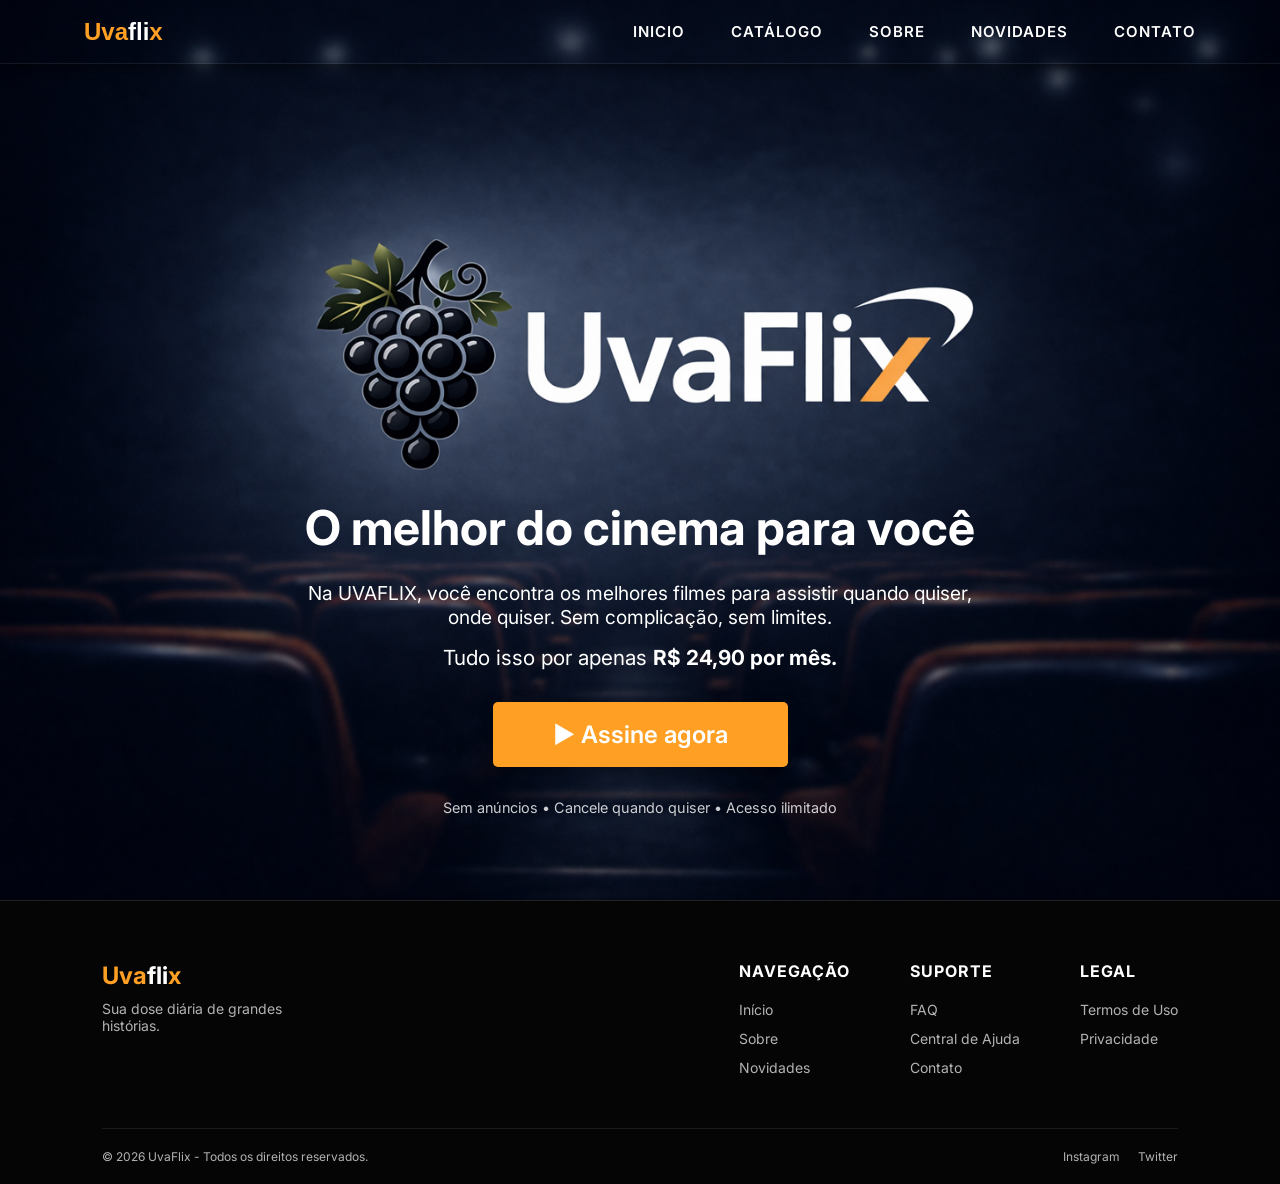
<file: pages/index.html>
<!DOCTYPE html>
<html lang="pt-br">
<head>
    <link rel="preconnect" href="https://fonts.bunny.net">
    <link href="https://fonts.bunny.net/css?family=inter:400,600,700" rel="stylesheet" />
    <link rel="stylesheet" href="../style/style.css">
    <meta charset="UTF-8">
    <meta name="viewport" content="width=device-width, initial-scale=1.0">
    <title>UvaFlix</title>
    <link rel="shortcut icon" href="../images/favicon.png" type="image/x-icon">
</head>
<body>
    <header class="site-header">
      <nav class="site-nav" aria-label="Principal">
        <a href="./catalogo.html" class="logo-link" aria-label="Ir para o catálogo">
          <h1><strong>Uva</strong>fli<strong>x</strong></h1>
        </a>
        <div class="nav-links">
          <a href="./index.html">Inicio</a>
          <a href="./catalogo.html">Catálogo</a>
          <a href="./sobre.html">Sobre</a>
          <a href="./novidades.html">Novidades</a>
          <a href="./contato.html">Contato</a>
        </div>
      </nav>
    </header>

    <main>
        <section class="principal">
          <h2>O melhor do cinema para você</h2>
          <p class="subtitle">Na UVAFLIX, você encontra os melhores filmes para assistir quando quiser, onde quiser. Sem complicação, sem limites.</p>
          <p class="price">Tudo isso por apenas <strong>R$ 24,90 por mês.</strong></p>
          <a href="./contato.html" class="btn-primary">► Assine agora</a>
          <p class="features">Sem anúncios • Cancele quando quiser • Acesso ilimitado</p>
        </section>
    </main>

    <footer class="site-footer">
    <div class="boxf">
        <div class="flogo">
            <h2><strong>Uva</strong>fli<strong>x</strong></h2>
            <p>Sua dose diária de grandes histórias.</p>
        </div>
        
        <div class="flinks">
            <div class="rmenu">
                <h3>Navegação</h3>
                <a href="./index.html">Início</a>
                <a href="./sobre.html">Sobre</a>
                <a href="./novidades.html">Novidades</a>
            </div>
            <div class="rmenu">
                <h3>Suporte</h3>
                <a href="#">FAQ</a>
                <a href="#">Central de Ajuda</a>
                <a href="./contato.html">Contato</a>
            </div>
            <div class="rmenu">
                <h3>Legal</h3>
                <a href="#">Termos de Uso</a>
                <a href="#">Privacidade</a>
            </div>
        </div>
    </div>
    
    <div class="fbtn">
        <p>&copy; 2026 UvaFlix - Todos os direitos reservados.</p>
        <div class="icons">
            <a href="#" target="_blank" aria-label="Instagram">
                <span>Instagram</span>
            </a>
            <a href="#" target="_blank" aria-label="Twitter">
                <span>Twitter</span>
            </a>
        </div>
    </div>
</footer>
</body>
</html>
</file>
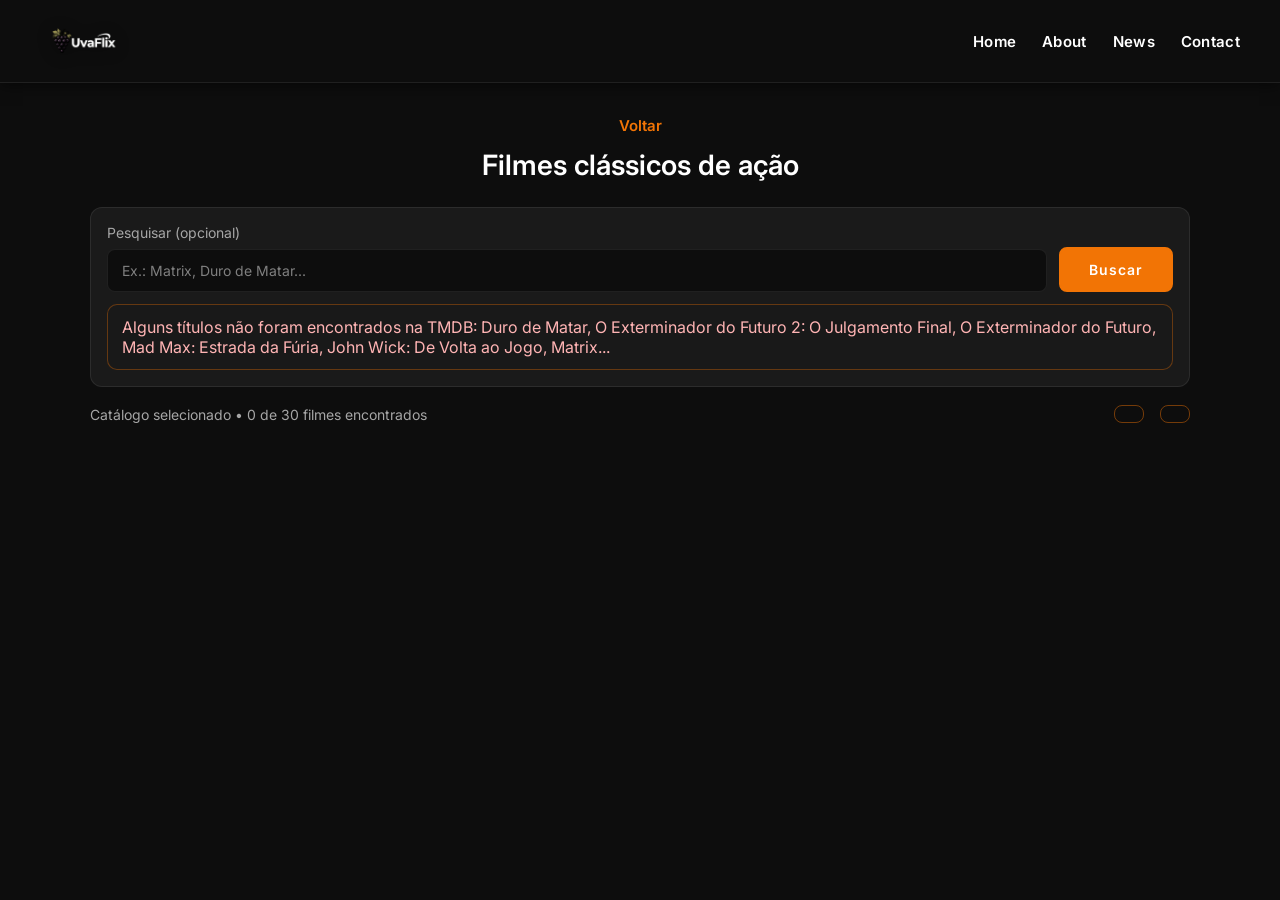
<file: pages/action_page.html>
<!doctype html>
<html lang="pt-BR">
  <head>
    <meta charset="utf-8" />
    <link rel="preconnect" href="https://fonts.bunny.net">
    <link href="https://fonts.bunny.net/css?family=inter:400,600,700" rel="stylesheet" />
    <link rel="stylesheet" href="../style/style-comedy.css">
    <link rel="shortcut icon" href="../images/favicon.png" type="image/x-icon">
    <meta name="viewport" content="width=device-width, initial-scale=1" />
    <title>Catálogo de Ação</title>
  </head>
  <body>
    <header class="site-header">
      <nav class="site-nav" aria-label="Principal">
        <a href="./catalogo.html" class="logo-link" aria-label="Ir para o catálogo">
          <img src="../images/Logo-Img.png" alt="UvaFlix" class="logo-img" width="200" height="64" />
        </a>
        <div class="nav-links">
          <a href="./index.html">Home</a>
          <a href="./sobre.html">About</a>
          <a href="./novidades.html">News</a>
          <a href="./contato.html">Contact</a>
        </div>
      </nav>
    </header>
    <div class="page-header">
      <a class="back" href="./catalogo.html">Voltar</a>
      <h1>Filmes clássicos de ação</h1>
    </div>

    <main class="wrap">
      <section class="panel">
        <div class="row">
          <label>
            Pesquisar (opcional)
            <input id="query" placeholder="Ex.: Matrix, Duro de Matar..." />
          </label>

          <button id="btnSearch" type="button">Buscar</button>
        </div>

        <div id="error" class="error"></div>
      </section>

      <div class="meta">
        <div class="left" id="status">Carregando…</div>
        <div class="pager">
          <button id="btnPrev" type="button"></button>
          <span id="pageInfo"></span>
          <button id="btnNext" type="button"></button>
        </div>
      </div>

      <section id="grid" class="grid" aria-live="polite"></section>
    </main>

    <script>
      const TMDB_API_KEY = "fbd56111647f980daa96701763a985a2";
      const TMDB_BASE_URL = "https://api.themoviedb.org/3";
      const TMDB_LANGUAGE = "pt-BR";
      const TMDB_REGION = "BR";
      const IMAGE_BASE_URL = "https://image.tmdb.org/t/p/w342";
      const SELECTED_TITLES = [
        "Duro de Matar",
        "O Exterminador do Futuro 2: O Julgamento Final",
        "O Exterminador do Futuro",
        "Mad Max: Estrada da Fúria",
        "John Wick: De Volta ao Jogo",
        "Matrix",
        "Os Mercenários",
        "Indiana Jones e Os Caçadores da Arca Perdida",
        "Predador",
        "Rambo: Programado para Matar",
        "Missão: Impossível",
        "Velozes e Furiosos",
        "Gladiador",
        "Tropa de Elite",
        "O Livro de Eli",
        "Kingsman: Serviço Secreto",
        "Duro de Matar 2",
        "Duro de Matar 3",
        "Onde os Fracos Não Têm Vez",
        "Dupla Explosiva",
        "O Protetor",
        "Ponte de Espiões",
        "300",
        "Troia",
        "Batman: O Cavaleiro das Trevas",
        "Homem-Aranha",
        "Homem de Ferro",
        "Capitão América: Soldado Invernal",
        "Caçadores de Emoção",
        "O Patriota",
      ];

      const els = {
        query: document.getElementById("query"),
        btnSearch: document.getElementById("btnSearch"),
        btnPrev: document.getElementById("btnPrev"),
        btnNext: document.getElementById("btnNext"),
        pageInfo: document.getElementById("pageInfo"),
        status: document.getElementById("status"),
        grid: document.getElementById("grid"),
        error: document.getElementById("error"),
      };

      let state = {
        page: 1,
        totalPages: 1,
        lastMode: "selected",
        lastQuery: "",
      };
      const providerLinkCache = new Map();

      function setError(message) {
        if (!message) {
          els.error.style.display = "none";
          els.error.textContent = "";
          return;
        }
        els.error.style.display = "block";
        els.error.textContent = message;
      }

      function setLoading(isLoading) {
        els.btnSearch.disabled = isLoading;
        els.btnPrev.disabled = isLoading || state.page <= 1;
        els.btnNext.disabled = isLoading || state.page >= state.totalPages;
      }

      function buildUrl(path, params) {
        const url = new URL(`${TMDB_BASE_URL}${path}`);
        url.searchParams.set("api_key", TMDB_API_KEY);
        Object.entries(params).forEach(([k, v]) => {
          if (v === undefined || v === null || v === "") return;
          url.searchParams.set(k, String(v));
        });
        return url.toString();
      }

      async function tmdbGet(path, params) {
        let res;
        try {
          res = await fetch(buildUrl(path, params), {
            headers: { "Content-Type": "application/json;charset=utf-8" },
          });
        } catch (networkError) {
          throw new Error(
            "Falha de conexão com a TMDB. Verifique sua internet e tente novamente."
          );
        }

        if (!res.ok) {
          const text = await res.text().catch(() => "");
          throw new Error(`TMDB respondeu ${res.status}. ${text || "Sem corpo de resposta."}`);
        }

        return await res.json();
      }

      function movieCard(movie) {
        const title = movie.title || movie.name || "Sem título";
        const year = movie.release_date ? movie.release_date.slice(0, 4) : "—";
        const rating =
          typeof movie.vote_average === "number" ? movie.vote_average.toFixed(1) : "—";

        const poster = movie.poster_path
          ? `<img alt="Pôster de ${escapeHtml(title)}" loading="lazy" src="${IMAGE_BASE_URL}${movie.poster_path}">`
          : `<div class="poster">sem pôster</div>`;

        const posterHtml = movie.poster_path ? `<div class="poster">${poster}</div>` : poster;

        return `
          <article class="card" data-movie-id="${movie.id}" data-movie-title="${escapeHtml(title)}" style="cursor:pointer">
            ${posterHtml}
            <div class="body">
              <p class="title">${escapeHtml(title)}</p>
              <p class="sub">
                <span class="badge">Ano: ${escapeHtml(year)}</span>
                <span class="badge">Nota: ${escapeHtml(rating)}</span>
              </p>
            </div>
          </article>
        `;
      }

      function escapeHtml(s) {
        return String(s)
          .replaceAll("&", "&amp;")
          .replaceAll("<", "&lt;")
          .replaceAll(">", "&gt;")
          .replaceAll('"', "&quot;")
          .replaceAll("'", "&#039;");
      }

      function renderMovies(list) {
        els.grid.innerHTML = list.map(movieCard).join("");
      }

      async function getWatchLinkForMovie(movieId) {
        if (providerLinkCache.has(movieId)) {
          return providerLinkCache.get(movieId);
        }

        const providers = await tmdbGet(`/movie/${movieId}/watch/providers`, {});
        const results = providers?.results || {};
        const preferredRegion = TMDB_REGION;
        const selected = results[preferredRegion] || results.BR || results.US || null;
        const link =
          selected?.link || `https://www.themoviedb.org/movie/${movieId}/watch?locale=${preferredRegion}`;

        providerLinkCache.set(movieId, link);
        return link;
      }

      function normalize(text) {
        return String(text || "")
          .normalize("NFD")
          .replace(/[\u0300-\u036f]/g, "")
          .toLowerCase()
          .trim();
      }

      function chooseBestResult(results, expectedTitle) {
        if (!Array.isArray(results) || results.length === 0) return null;
        const expected = normalize(expectedTitle);
        const exact = results.find((m) => normalize(m.title) === expected);
        if (exact) return exact;
        const originalExact = results.find((m) => normalize(m.original_title) === expected);
        if (originalExact) return originalExact;
        return results[0];
      }

      async function fetchMovieByTitle(title) {
        const data = await tmdbGet("/search/movie", {
          query: title,
          include_adult: false,
          language: TMDB_LANGUAGE,
          page: 1,
        });
        return chooseBestResult(data.results, title);
      }

      async function loadSelected(query) {
        setError("");
        setLoading(true);
        els.status.textContent = "Carregando…";
        els.pageInfo.textContent = "";

        try {
          const trimmed = (query ?? "").trim();
          state.lastQuery = trimmed;

          const titlesToLoad = trimmed
            ? SELECTED_TITLES.filter((t) => normalize(t).includes(normalize(trimmed)))
            : SELECTED_TITLES;

          const fetched = await Promise.all(
            titlesToLoad.map(async (title) => {
              try {
                const movie = await fetchMovieByTitle(title);
                return { title, movie };
              } catch {
                return { title, movie: null };
              }
            })
          );

          const foundMovies = fetched.filter((item) => item.movie).map((item) => item.movie);
          const missingTitles = fetched.filter((item) => !item.movie).map((item) => item.title);

          renderMovies(foundMovies);
          els.status.textContent = `Catálogo selecionado • ${foundMovies.length} de ${titlesToLoad.length} filmes encontrados`;

          if (missingTitles.length > 0) {
            const preview = missingTitles.slice(0, 6).join(", ");
            const suffix = missingTitles.length > 6 ? "..." : "";
            setError(`Alguns títulos não foram encontrados na TMDB: ${preview}${suffix}`);
          }
        } catch (err) {
          renderMovies([]);
          els.status.textContent = "Não foi possível carregar.";
          setError(err instanceof Error ? err.message : String(err));
        } finally {
          setLoading(false);
          els.btnPrev.disabled = true;
          els.btnNext.disabled = true;
        }
      }

      els.btnSearch.addEventListener("click", () => {
        loadSelected(els.query.value);
      });

      els.query.addEventListener("keydown", (e) => {
        if (e.key === "Enter") {
          loadSelected(els.query.value);
        }
      });

      els.grid.addEventListener("click", async (event) => {
        const card = event.target.closest("[data-movie-id]");
        if (!card) return;

        const movieId = Number(card.dataset.movieId);
        const movieTitle = card.dataset.movieTitle || "filme";
        if (!movieId) return;

        try {
          setError("");
          els.status.textContent = `Buscando onde assistir "${movieTitle}"...`;
          const link = await getWatchLinkForMovie(movieId);
          window.open(link, "_blank", "noopener,noreferrer");
        } catch {
          setError(`Não foi possível localizar provedores de streaming para "${movieTitle}".`);
          els.status.textContent = "Não foi possível abrir provedores.";
        }
      });

      els.btnPrev.addEventListener("click", () => {});
      els.btnNext.addEventListener("click", () => {});

      loadSelected("");
    </script>
  </body>
</html>
</file>
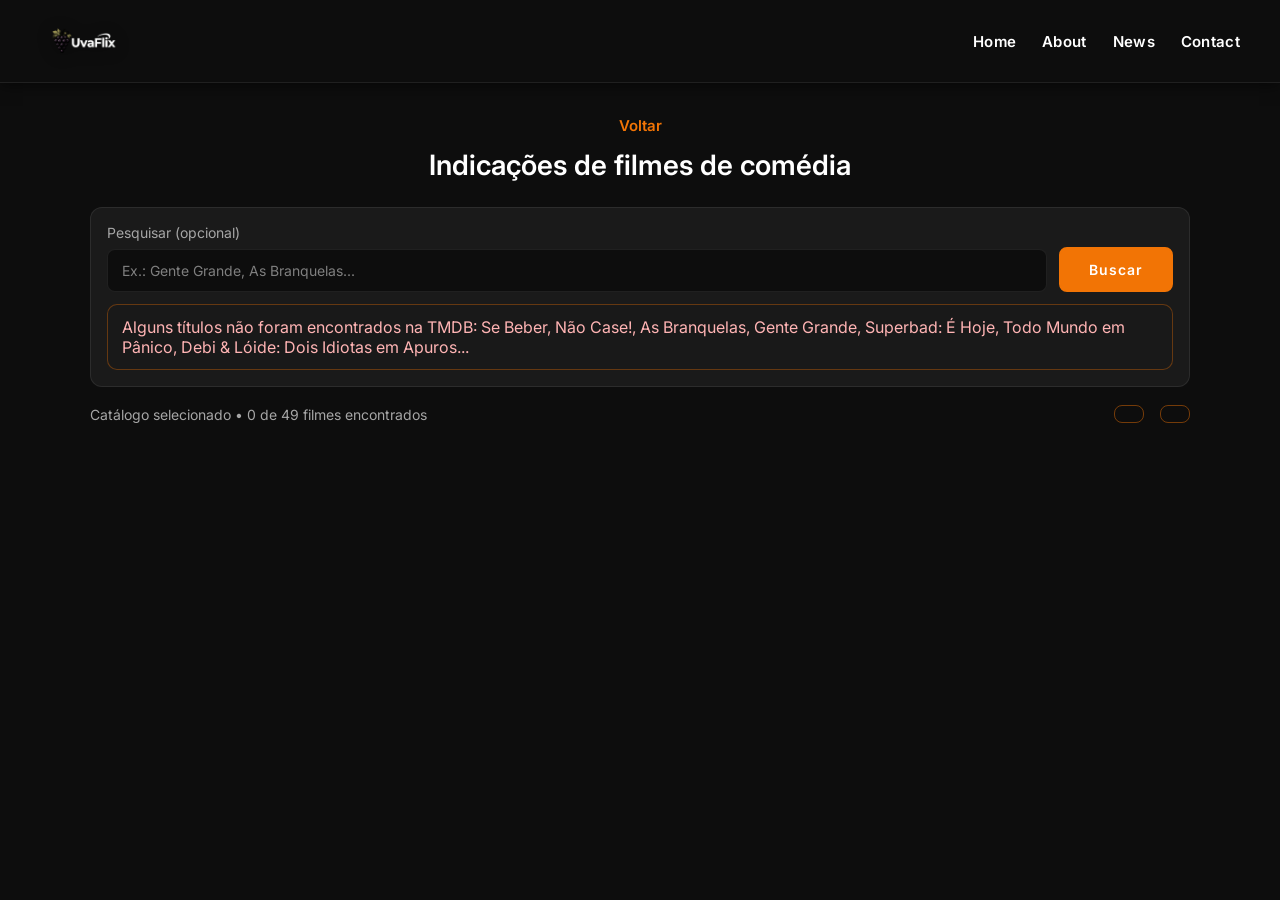
<file: pages/comedy_page.html>
<!doctype html>
<html lang="pt-BR">
  <head>
    <meta charset="utf-8" />
    <link rel="preconnect" href="https://fonts.bunny.net">
    <link href="https://fonts.bunny.net/css?family=inter:400,600,700" rel="stylesheet" />
    <link rel="stylesheet" href="../style/style-comedy.css">
    <link rel="shortcut icon" href="../images/favicon.png" type="image/x-icon">
    <meta name="viewport" content="width=device-width, initial-scale=1" />
    <title>Catálogo de Comédia</title>
  </head>
  <body>
    <header class="site-header">
      <nav class="site-nav" aria-label="Principal">
        <a href="./catalogo.html" class="logo-link" aria-label="Ir para o catálogo">
          <img src="../images/Logo-Img.png" alt="UvaFlix" class="logo-img" width="200" height="64" />
        </a>
        <div class="nav-links">
          <a href="./index.html">Home</a>
          <a href="./sobre.html">About</a>
          <a href="./novidades.html">News</a>
          <a href="./contato.html">Contact</a>
        </div>
      </nav>
    </header>
    <div class="page-header">
      <a class="back" href="./catalogo.html">Voltar</a>
      <h1>Indicações de filmes de comédia</h1>
    </div>

    <main class="wrap">
      <section class="panel">
        <div class="row">
          <label>
            Pesquisar (opcional)
            <input id="query" placeholder="Ex.: Gente Grande, As Branquelas..." />
          </label>

          <button id="btnSearch" type="button">Buscar</button>
        </div>

        <div id="error" class="error"></div>
      </section>

      <div class="meta">
        <div class="left" id="status">Carregando…</div>
        <div class="pager">
          <button id="btnPrev" type="button"></button>
          <span id="pageInfo"></span>
          <button id="btnNext" type="button"></button>
        </div>
      </div>

      <section id="grid" class="grid" aria-live="polite"></section>
    </main>

    <script>
      // Modo simples para testes: API key direto no front-end.
      const TMDB_API_KEY = "fbd56111647f980daa96701763a985a2";
      const TMDB_BASE_URL = "https://api.themoviedb.org/3";
      const TMDB_LANGUAGE = "pt-BR";
      const TMDB_REGION = "BR";
      const IMAGE_BASE_URL = "https://image.tmdb.org/t/p/w342";
      const SELECTED_TITLES = [
        "Se Beber, Não Case!",
        "As Branquelas",
        "Gente Grande",
        "Superbad: É Hoje",
        "Todo Mundo em Pânico",
        "Debi & Lóide: Dois Idiotas em Apuros",
        "Ace Ventura: Um Detetive Diferente",
        "O Máskara",
        "Escola de Rock",
        "Click",
        "Norbit",
        "A Creche do Papai",
        "Zoolander",
        "Entrando Numa Fria",
        "Quero Matar Meu Chefe",
        "Legalmente Loira",
        "Os Estagiários",
        "As Férias da Minha Vida",
        "O Virgem de 40 Anos",
        "Uma Noite no Museu",
        "Eu, Eu Mesmo & Irene",
        "Todo Poderoso",
        "O Mentiroso",
        "Miss Simpatia",
        "Se Eu Fosse Você",
        "Minha Mãe é uma Peça",
        "Tá Dando Onda",
        "Os Caça-Fantasmas",
        "Uma Ladra Sem Limites",
        "Projeto X: Uma Festa Fora de Controle",
        "Ted",
        "Deadpool",
        "A Ressaca",
        "Vizinhos",
        "Vizinhos 2",
        "Central de Inteligência",
        "Anjos da Lei",
        "Anjos da Lei 2",
        "Esposa de Mentirinha",
        "Gente Grande 2",
        "Eurotrip: Passaporte para a Confusão",
        "American Pie: A Primeira Vez é Inesquecível",
        "American Pie 2",
        "American Pie: O Casamento",
        "Os Batutinhas",
        "De Pernas pro Ar",
        "De Pernas pro Ar 2",
        "De Pernas pro Ar 3",
        "O Auto da Compadecida",
      ];

      const els = {
        query: document.getElementById("query"),
        btnSearch: document.getElementById("btnSearch"),
        btnPrev: document.getElementById("btnPrev"),
        btnNext: document.getElementById("btnNext"),
        pageInfo: document.getElementById("pageInfo"),
        status: document.getElementById("status"),
        grid: document.getElementById("grid"),
        error: document.getElementById("error"),
      };

      let state = {
        page: 1,
        totalPages: 1,
        lastMode: "selected", // "selected"
        lastQuery: "",
      };
      const providerLinkCache = new Map();

      function setError(message) {
        if (!message) {
          els.error.style.display = "none";
          els.error.textContent = "";
          return;
        }
        els.error.style.display = "block";
        els.error.textContent = message;
      }

      function setLoading(isLoading) {
        els.btnSearch.disabled = isLoading;
        els.btnPrev.disabled = isLoading || state.page <= 1;
        els.btnNext.disabled = isLoading || state.page >= state.totalPages;
      }

      function buildUrl(path, params) {
        const url = new URL(`${TMDB_BASE_URL}${path}`);
        url.searchParams.set("api_key", TMDB_API_KEY);
        Object.entries(params).forEach(([k, v]) => {
          if (v === undefined || v === null || v === "") return;
          url.searchParams.set(k, String(v));
        });
        return url.toString();
      }

      async function tmdbGet(path, params) {
        let res;
        try {
          res = await fetch(buildUrl(path, params), {
            headers: { "Content-Type": "application/json;charset=utf-8" },
          });
        } catch (networkError) {
          throw new Error(
            "Falha de conexão com a TMDB. Verifique sua internet e tente novamente."
          );
        }

        if (!res.ok) {
          const text = await res.text().catch(() => "");
          throw new Error(`TMDB respondeu ${res.status}. ${text || "Sem corpo de resposta."}`);
        }

        return await res.json();
      }

      function movieCard(movie) {
        const title = movie.title || movie.name || "Sem título";
        const year = movie.release_date ? movie.release_date.slice(0, 4) : "—";
        const rating =
          typeof movie.vote_average === "number" ? movie.vote_average.toFixed(1) : "—";

        const poster = movie.poster_path
          ? `<img alt="Pôster de ${escapeHtml(title)}" loading="lazy" src="${IMAGE_BASE_URL}${movie.poster_path}">`
          : `<div class="poster">sem pôster</div>`;

        const posterHtml = movie.poster_path ? `<div class="poster">${poster}</div>` : poster;

        return `
          <article class="card" data-movie-id="${movie.id}" data-movie-title="${escapeHtml(title)}" style="cursor:pointer">
            ${posterHtml}
            <div class="body">
              <p class="title">${escapeHtml(title)}</p>
              <p class="sub">
                <span class="badge">Ano: ${escapeHtml(year)}</span>
                <span class="badge">Nota: ${escapeHtml(rating)}</span>
              </p>
            </div>
          </article>
        `;
      }

      function escapeHtml(s) {
        return String(s)
          .replaceAll("&", "&amp;")
          .replaceAll("<", "&lt;")
          .replaceAll(">", "&gt;")
          .replaceAll('"', "&quot;")
          .replaceAll("'", "&#039;");
      }

      function renderMovies(list) {
        els.grid.innerHTML = list.map(movieCard).join("");
      }

      async function getWatchLinkForMovie(movieId) {
        if (providerLinkCache.has(movieId)) {
          return providerLinkCache.get(movieId);
        }

        const providers = await tmdbGet(`/movie/${movieId}/watch/providers`, {});
        const results = providers?.results || {};
        const preferredRegion = TMDB_REGION;
        const selected = results[preferredRegion] || results.BR || results.US || null;
        const link =
          selected?.link || `https://www.themoviedb.org/movie/${movieId}/watch?locale=${preferredRegion}`;

        providerLinkCache.set(movieId, link);
        return link;
      }

      function normalize(text) {
        return String(text || "")
          .normalize("NFD")
          .replace(/[\u0300-\u036f]/g, "")
          .toLowerCase()
          .trim();
      }

      function chooseBestResult(results, expectedTitle) {
        if (!Array.isArray(results) || results.length === 0) return null;
        const expected = normalize(expectedTitle);
        const exact = results.find((m) => normalize(m.title) === expected);
        if (exact) return exact;
        const originalExact = results.find((m) => normalize(m.original_title) === expected);
        if (originalExact) return originalExact;
        return results[0];
      }

      async function fetchMovieByTitle(title) {
        const data = await tmdbGet("/search/movie", {
          query: title,
          include_adult: false,
          language: TMDB_LANGUAGE,
          page: 1,
        });
        return chooseBestResult(data.results, title);
      }

      async function loadSelected(query) {
        setError("");
        setLoading(true);
        els.status.textContent = "Carregando…";
        els.pageInfo.textContent = "";

        try {
          const trimmed = (query ?? "").trim();
          state.lastQuery = trimmed;

          const titlesToLoad = trimmed
            ? SELECTED_TITLES.filter((t) => normalize(t).includes(normalize(trimmed)))
            : SELECTED_TITLES;

          const fetched = await Promise.all(
            titlesToLoad.map(async (title) => {
              try {
                const movie = await fetchMovieByTitle(title);
                return { title, movie };
              } catch {
                return { title, movie: null };
              }
            })
          );

          const foundMovies = fetched.filter((item) => item.movie).map((item) => item.movie);
          const missingTitles = fetched.filter((item) => !item.movie).map((item) => item.title);

          renderMovies(foundMovies);
          els.status.textContent = `Catálogo selecionado • ${foundMovies.length} de ${titlesToLoad.length} filmes encontrados`;

          if (missingTitles.length > 0) {
            const preview = missingTitles.slice(0, 6).join(", ");
            const suffix = missingTitles.length > 6 ? "..." : "";
            setError(`Alguns títulos não foram encontrados na TMDB: ${preview}${suffix}`);
          }
        } catch (err) {
          renderMovies([]);
          els.status.textContent = "Não foi possível carregar.";
          setError(err instanceof Error ? err.message : String(err));
        } finally {
          setLoading(false);
          els.btnPrev.disabled = true;
          els.btnNext.disabled = true;
        }
      }

      els.btnSearch.addEventListener("click", () => {
        loadSelected(els.query.value);
      });

      els.query.addEventListener("keydown", (e) => {
        if (e.key === "Enter") {
          loadSelected(els.query.value);
        }
      });

      els.grid.addEventListener("click", async (event) => {
        const card = event.target.closest("[data-movie-id]");
        if (!card) return;

        const movieId = Number(card.dataset.movieId);
        const movieTitle = card.dataset.movieTitle || "filme";
        if (!movieId) return;

        try {
          setError("");
          els.status.textContent = `Buscando onde assistir "${movieTitle}"...`;
          const link = await getWatchLinkForMovie(movieId);
          window.open(link, "_blank", "noopener,noreferrer");
        } catch {
          setError(`Não foi possível localizar provedores de streaming para "${movieTitle}".`);
          els.status.textContent = "Não foi possível abrir provedores.";
        }
      });

      els.btnPrev.addEventListener("click", () => {
        // Paginação desativada no modo de lista selecionada.
      });

      els.btnNext.addEventListener("click", () => {
        // Paginação desativada no modo de lista selecionada.
      });

      // Carrega apenas os filmes selecionados ao abrir a página.
      loadSelected("");
    </script>
  </body>
</html>
</file>
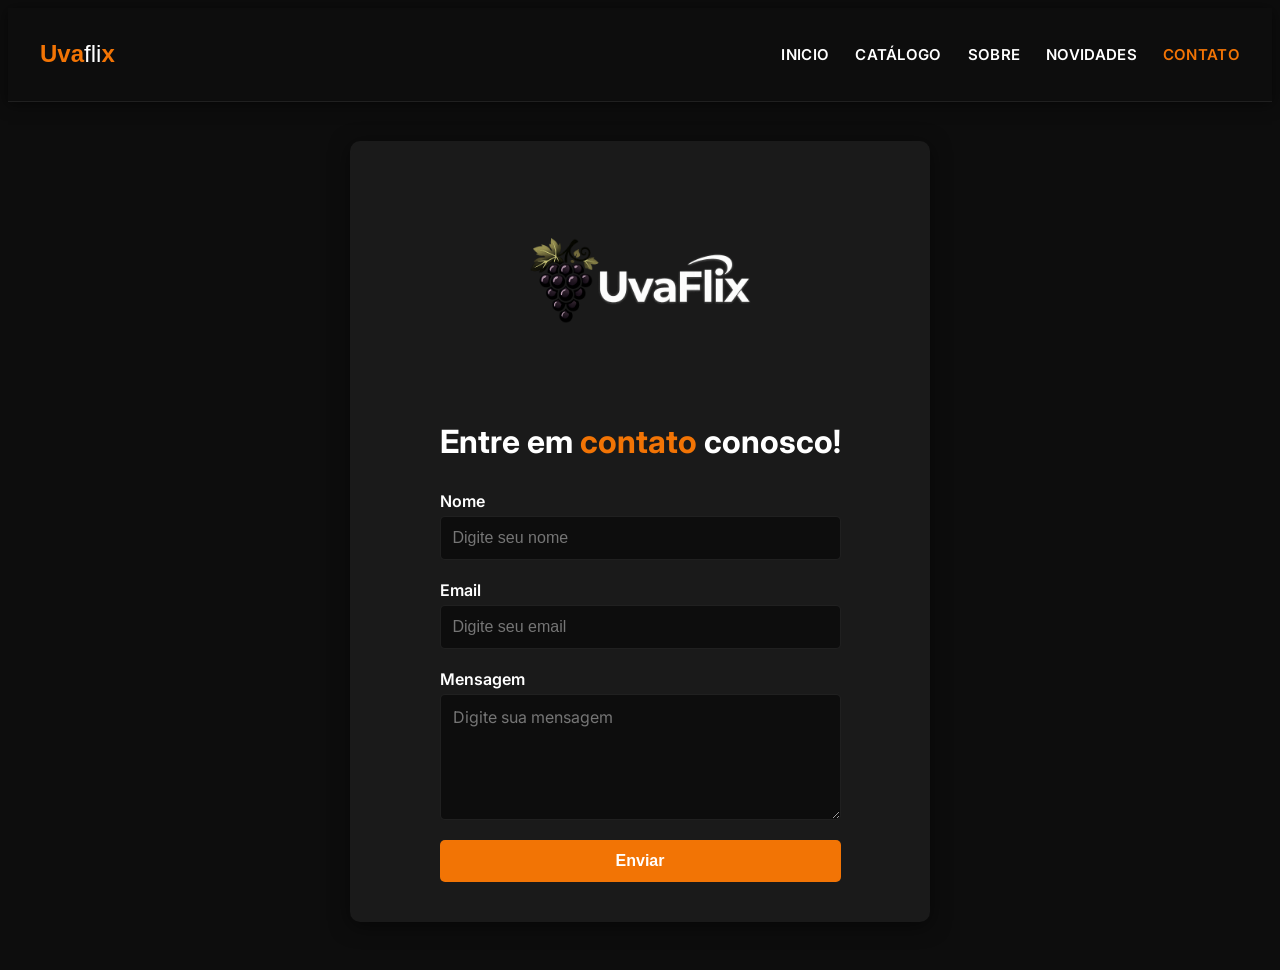
<file: pages/contato.html>
<!DOCTYPE html>
<html lang="pt-br">
<head>
    <meta charset="UTF-8">
    <meta name="viewport" content="width=device-width, initial-scale=1.0">
    <title>UvaFlix</title>
    <link rel="preconnect" href="https://fonts.bunny.net">
    <link href="https://fonts.bunny.net/css?family=inter:400,600,700" rel="stylesheet" />
    <link rel="stylesheet" href="../style/contato.css">
    <link rel="shortcut icon" href="../images/favicon.png" type="image/x-icon">
</head>
<body>
    <header class="site-header">
      <nav class="site-nav" aria-label="Principal">
        <a href="./catalogo.html" class="logo-link" aria-label="Ir para o catálogo">
          <h1><strong>Uva</strong>fli<strong>x</strong></h1>
        </a>
        <div class="nav-links">
          <a href="./index.html">INICIO</a>
          <a href="./catalogo.html">CATÁLOGO</a>
          <a href="./sobre.html">SOBRE</a>
          <a href="./novidades.html">NOVIDADES</a>
          <a href="./contato.html" aria-current="page">CONTATO</a>
        </div>
      </nav>
    </header>
    <main>
      <div class="contact-form">
        <img src="../images/Logo-Img.png" alt="UvaFlix" class="logo-form" width="300" height="200" />
        <div class="form-container">
          <h1>Entre em <span class="t_ctt">contato</span> conosco!</h1>
          <form>
            <label for="nome">Nome</label>
            <input type="text" id="nome" name="nome" placeholder="Digite seu nome" required>

            <label for="email">Email</label>
            <input type="email" id="email" name="email" placeholder="Digite seu email" required>

            <label for="mensagem">Mensagem</label>
            <textarea id="mensagem" name="mensagem" placeholder="Digite sua mensagem" required></textarea>

            <button type="submit">Enviar</button>
          </form>
        </div>
      </div>
    </main>
</body>
</html>
</file>
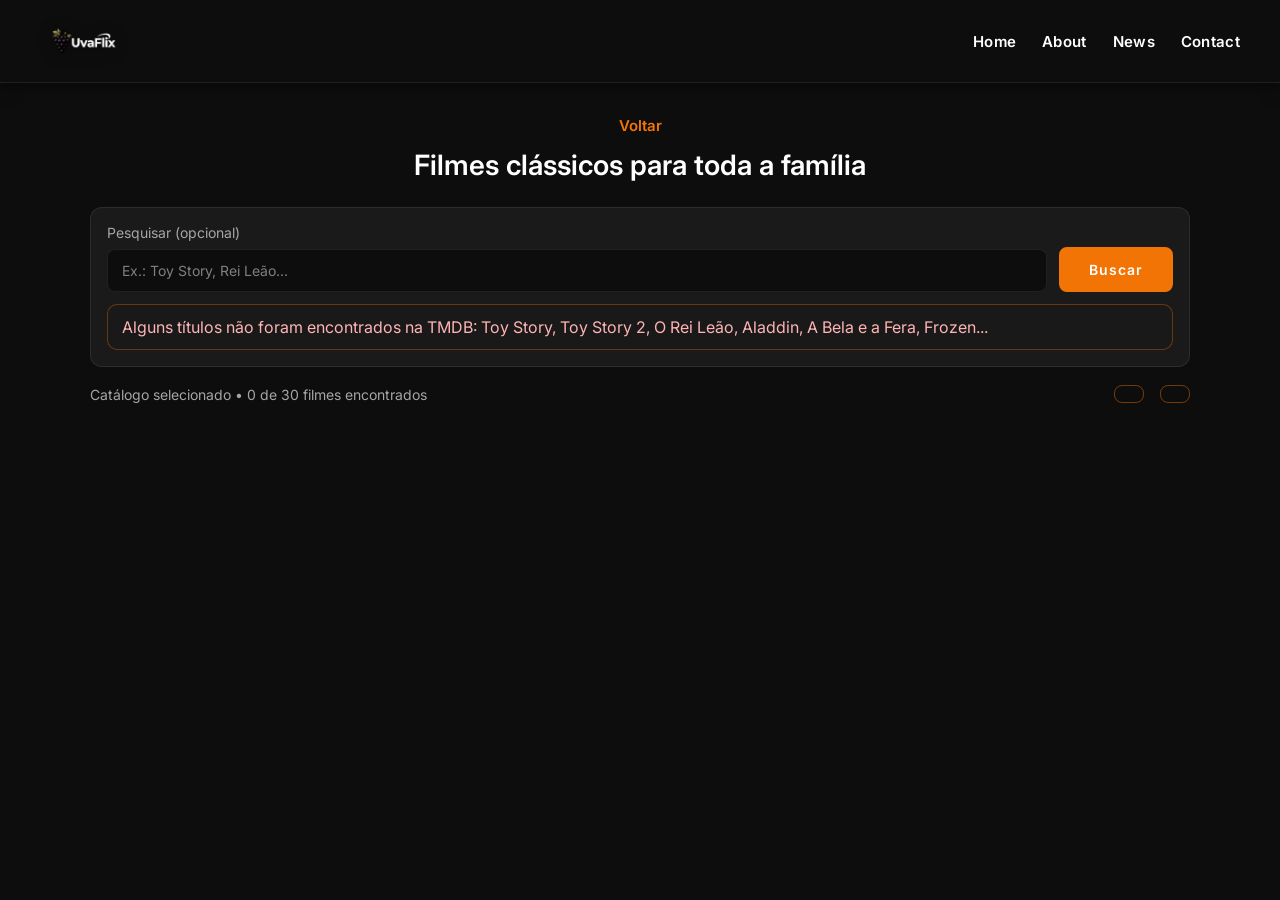
<file: pages/kids_page.html>
<!doctype html>
<html lang="pt-BR">
  <head>
    <meta charset="utf-8" />
    <link rel="preconnect" href="https://fonts.bunny.net">
    <link href="https://fonts.bunny.net/css?family=inter:400,600,700" rel="stylesheet" />
    <link rel="stylesheet" href="../style/style-comedy.css">
    <link rel="shortcut icon" href="../images/favicon.png" type="image/x-icon">
    <meta name="viewport" content="width=device-width, initial-scale=1" />
    <title>Catálogo infantil e família</title>
  </head>
  <body>
    <header class="site-header">
      <nav class="site-nav" aria-label="Principal">
        <a href="./catalogo.html" class="logo-link" aria-label="Ir para o catálogo">
          <img src="../images/Logo-Img.png" alt="UvaFlix" class="logo-img" width="200" height="64" />
        </a>
        <div class="nav-links">
          <a href="./index.html">Home</a>
          <a href="./sobre.html">About</a>
          <a href="./novidades.html">News</a>
          <a href="./contato.html">Contact</a>
        </div>
      </nav>
    </header>
    <div class="page-header">
      <a class="back" href="./catalogo.html">Voltar</a>
      <h1>Filmes clássicos para toda a família</h1>
    </div>

    <main class="wrap">
      <section class="panel">
        <div class="row">
          <label>
            Pesquisar (opcional)
            <input id="query" placeholder="Ex.: Toy Story, Rei Leão..." />
          </label>

          <button id="btnSearch" type="button">Buscar</button>
        </div>

        <div id="error" class="error"></div>
      </section>

      <div class="meta">
        <div class="left" id="status">Carregando…</div>
        <div class="pager">
          <button id="btnPrev" type="button"></button>
          <span id="pageInfo"></span>
          <button id="btnNext" type="button"></button>
        </div>
      </div>

      <section id="grid" class="grid" aria-live="polite"></section>
    </main>

    <script>
      const TMDB_API_KEY = "fbd56111647f980daa96701763a985a2";
      const TMDB_BASE_URL = "https://api.themoviedb.org/3";
      const TMDB_LANGUAGE = "pt-BR";
      const TMDB_REGION = "BR";
      const IMAGE_BASE_URL = "https://image.tmdb.org/t/p/w342";
      const SELECTED_TITLES = [
        "Toy Story",
        "Toy Story 2",
        "O Rei Leão",
        "Aladdin",
        "A Bela e a Fera",
        "Frozen",
        "Moana",
        "Procurando Nemo",
        "Os Incríveis",
        "Ratatouille",
        "Up: Altas Aventuras",
        "Shrek",
        "Shrek 2",
        "Como Treinar o Seu Dragão",
        "Madagascar",
        "A Pequena Sereia",
        "Pinóquio",
        "Bambi",
        "Fantasia",
        "Mary Poppins",
        "A Fantástica Fábrica de Chocolate",
        "ET, o Extraterrestre",
        "Jurassic Park",
        "Harry Potter e a Pedra Filosofal",
        "Karate Kid",
        "De Volta para o Futuro",
        "Gremlins",
        "A Família Addams",
        "A Múmia",
        "Hook",
      ];

      const els = {
        query: document.getElementById("query"),
        btnSearch: document.getElementById("btnSearch"),
        btnPrev: document.getElementById("btnPrev"),
        btnNext: document.getElementById("btnNext"),
        pageInfo: document.getElementById("pageInfo"),
        status: document.getElementById("status"),
        grid: document.getElementById("grid"),
        error: document.getElementById("error"),
      };

      let state = {
        page: 1,
        totalPages: 1,
        lastMode: "selected",
        lastQuery: "",
      };
      const providerLinkCache = new Map();

      function setError(message) {
        if (!message) {
          els.error.style.display = "none";
          els.error.textContent = "";
          return;
        }
        els.error.style.display = "block";
        els.error.textContent = message;
      }

      function setLoading(isLoading) {
        els.btnSearch.disabled = isLoading;
        els.btnPrev.disabled = isLoading || state.page <= 1;
        els.btnNext.disabled = isLoading || state.page >= state.totalPages;
      }

      function buildUrl(path, params) {
        const url = new URL(`${TMDB_BASE_URL}${path}`);
        url.searchParams.set("api_key", TMDB_API_KEY);
        Object.entries(params).forEach(([k, v]) => {
          if (v === undefined || v === null || v === "") return;
          url.searchParams.set(k, String(v));
        });
        return url.toString();
      }

      async function tmdbGet(path, params) {
        let res;
        try {
          res = await fetch(buildUrl(path, params), {
            headers: { "Content-Type": "application/json;charset=utf-8" },
          });
        } catch (networkError) {
          throw new Error(
            "Falha de conexão com a TMDB. Verifique sua internet e tente novamente."
          );
        }

        if (!res.ok) {
          const text = await res.text().catch(() => "");
          throw new Error(`TMDB respondeu ${res.status}. ${text || "Sem corpo de resposta."}`);
        }

        return await res.json();
      }

      function movieCard(movie) {
        const title = movie.title || movie.name || "Sem título";
        const year = movie.release_date ? movie.release_date.slice(0, 4) : "—";
        const rating =
          typeof movie.vote_average === "number" ? movie.vote_average.toFixed(1) : "—";

        const poster = movie.poster_path
          ? `<img alt="Pôster de ${escapeHtml(title)}" loading="lazy" src="${IMAGE_BASE_URL}${movie.poster_path}">`
          : `<div class="poster">sem pôster</div>`;

        const posterHtml = movie.poster_path ? `<div class="poster">${poster}</div>` : poster;

        return `
          <article class="card" data-movie-id="${movie.id}" data-movie-title="${escapeHtml(title)}" style="cursor:pointer">
            ${posterHtml}
            <div class="body">
              <p class="title">${escapeHtml(title)}</p>
              <p class="sub">
                <span class="badge">Ano: ${escapeHtml(year)}</span>
                <span class="badge">Nota: ${escapeHtml(rating)}</span>
              </p>
            </div>
          </article>
        `;
      }

      function escapeHtml(s) {
        return String(s)
          .replaceAll("&", "&amp;")
          .replaceAll("<", "&lt;")
          .replaceAll(">", "&gt;")
          .replaceAll('"', "&quot;")
          .replaceAll("'", "&#039;");
      }

      function renderMovies(list) {
        els.grid.innerHTML = list.map(movieCard).join("");
      }

      async function getWatchLinkForMovie(movieId) {
        if (providerLinkCache.has(movieId)) {
          return providerLinkCache.get(movieId);
        }

        const providers = await tmdbGet(`/movie/${movieId}/watch/providers`, {});
        const results = providers?.results || {};
        const preferredRegion = TMDB_REGION;
        const selected = results[preferredRegion] || results.BR || results.US || null;
        const link =
          selected?.link || `https://www.themoviedb.org/movie/${movieId}/watch?locale=${preferredRegion}`;

        providerLinkCache.set(movieId, link);
        return link;
      }

      function normalize(text) {
        return String(text || "")
          .normalize("NFD")
          .replace(/[\u0300-\u036f]/g, "")
          .toLowerCase()
          .trim();
      }

      function chooseBestResult(results, expectedTitle) {
        if (!Array.isArray(results) || results.length === 0) return null;
        const expected = normalize(expectedTitle);
        const exact = results.find((m) => normalize(m.title) === expected);
        if (exact) return exact;
        const originalExact = results.find((m) => normalize(m.original_title) === expected);
        if (originalExact) return originalExact;
        return results[0];
      }

      async function fetchMovieByTitle(title) {
        const data = await tmdbGet("/search/movie", {
          query: title,
          include_adult: false,
          language: TMDB_LANGUAGE,
          page: 1,
        });
        return chooseBestResult(data.results, title);
      }

      async function loadSelected(query) {
        setError("");
        setLoading(true);
        els.status.textContent = "Carregando…";
        els.pageInfo.textContent = "";

        try {
          const trimmed = (query ?? "").trim();
          state.lastQuery = trimmed;

          const titlesToLoad = trimmed
            ? SELECTED_TITLES.filter((t) => normalize(t).includes(normalize(trimmed)))
            : SELECTED_TITLES;

          const fetched = await Promise.all(
            titlesToLoad.map(async (title) => {
              try {
                const movie = await fetchMovieByTitle(title);
                return { title, movie };
              } catch {
                return { title, movie: null };
              }
            })
          );

          const foundMovies = fetched.filter((item) => item.movie).map((item) => item.movie);
          const missingTitles = fetched.filter((item) => !item.movie).map((item) => item.title);

          renderMovies(foundMovies);
          els.status.textContent = `Catálogo selecionado • ${foundMovies.length} de ${titlesToLoad.length} filmes encontrados`;

          if (missingTitles.length > 0) {
            const preview = missingTitles.slice(0, 6).join(", ");
            const suffix = missingTitles.length > 6 ? "..." : "";
            setError(`Alguns títulos não foram encontrados na TMDB: ${preview}${suffix}`);
          }
        } catch (err) {
          renderMovies([]);
          els.status.textContent = "Não foi possível carregar.";
          setError(err instanceof Error ? err.message : String(err));
        } finally {
          setLoading(false);
          els.btnPrev.disabled = true;
          els.btnNext.disabled = true;
        }
      }

      els.btnSearch.addEventListener("click", () => {
        loadSelected(els.query.value);
      });

      els.query.addEventListener("keydown", (e) => {
        if (e.key === "Enter") {
          loadSelected(els.query.value);
        }
      });

      els.grid.addEventListener("click", async (event) => {
        const card = event.target.closest("[data-movie-id]");
        if (!card) return;

        const movieId = Number(card.dataset.movieId);
        const movieTitle = card.dataset.movieTitle || "filme";
        if (!movieId) return;

        try {
          setError("");
          els.status.textContent = `Buscando onde assistir "${movieTitle}"...`;
          const link = await getWatchLinkForMovie(movieId);
          window.open(link, "_blank", "noopener,noreferrer");
        } catch {
          setError(`Não foi possível localizar provedores de streaming para "${movieTitle}".`);
          els.status.textContent = "Não foi possível abrir provedores.";
        }
      });

      els.btnPrev.addEventListener("click", () => {});
      els.btnNext.addEventListener("click", () => {});

      loadSelected("");
    </script>
  </body>
</html>
</file>
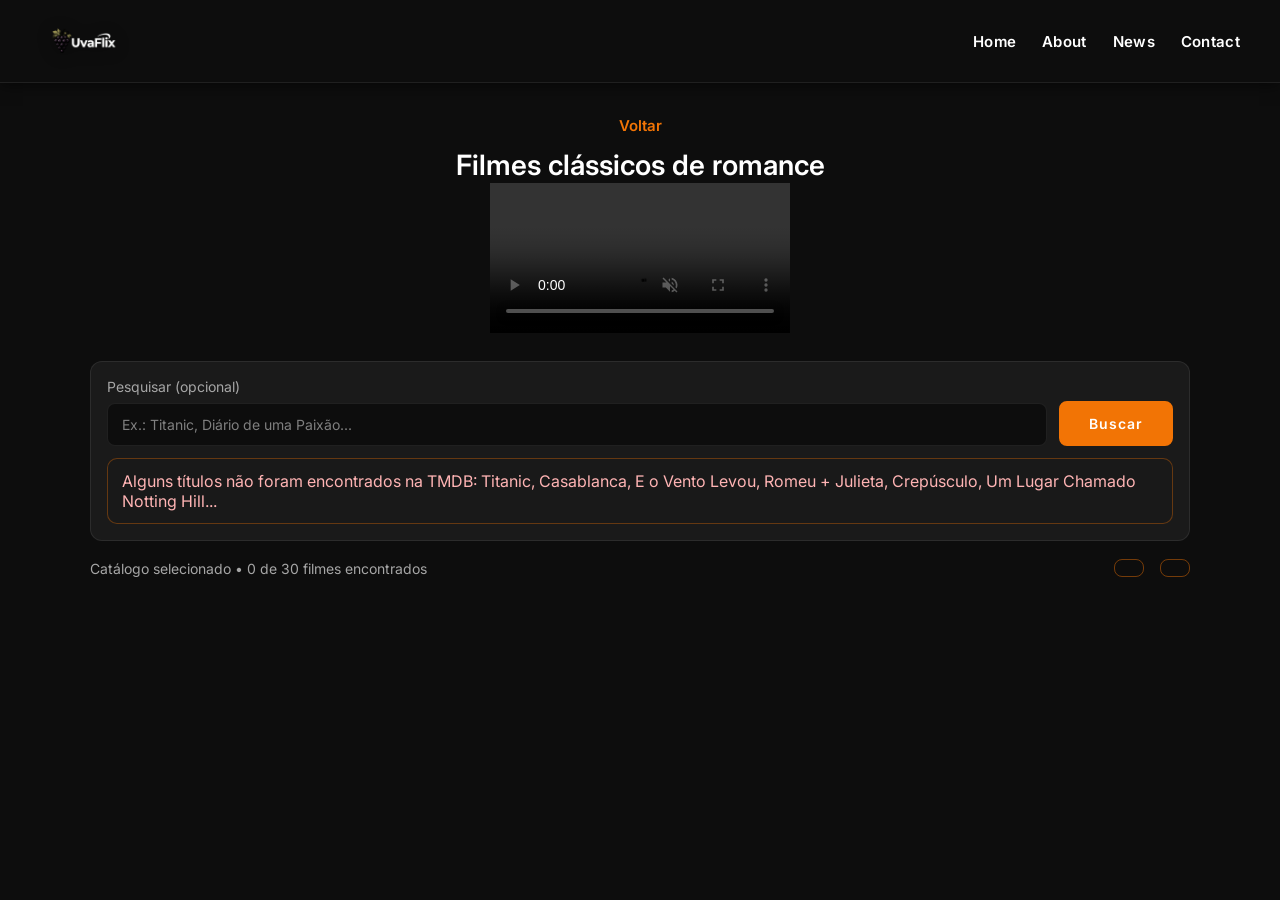
<file: pages/love_page.html>
<!doctype html>
<html lang="pt-BR">
  <head>
    <meta charset="utf-8" />
    <link rel="preconnect" href="https://fonts.bunny.net">
    <link href="https://fonts.bunny.net/css?family=inter:400,600,700" rel="stylesheet" />
    <link rel="stylesheet" href="../style/style-comedy.css">
    <link rel="shortcut icon" href="../images/favicon.png" type="image/x-icon">
    <meta name="viewport" content="width=device-width, initial-scale=1" />
    <title>Catálogo de romance</title>
  </head>
  <body>
    <header class="site-header">
      <nav class="site-nav" aria-label="Principal">
        <a href="./catalogo.html" class="logo-link" aria-label="Ir para o catálogo">
          <img src="../images/Logo-Img.png" alt="UvaFlix" class="logo-img" width="200" height="64" />
        </a>
        <div class="nav-links">
          <a href="./index.html">Home</a>
          <a href="./sobre.html">About</a>
          <a href="./novidades.html">News</a>
          <a href="./contato.html">Contact</a>
        </div>
      </nav>
    </header>
    <div class="page-header">
      <a class="back" href="./catalogo.html">Voltar</a>
      <h1>Filmes clássicos de romance</h1>
        <video
          id="trailer-video"
          controls
          playsinline
          autoplay
          muted
          preload="auto"
        >
          <source src="../images/fall.mp4" type="video/mp4">
          Seu navegador não suporta vídeo HTML5.
        </video>
    </div>

    <main class="wrap">
      <section class="panel">
        <div class="row">
          <label>
            Pesquisar (opcional)
            <input id="query" placeholder="Ex.: Titanic, Diário de uma Paixão..." />
          </label>

          <button id="btnSearch" type="button">Buscar</button>
        </div>

        <div id="error" class="error"></div>
      </section>

      <div class="meta">
        <div class="left" id="status">Carregando…</div>
        <div class="pager">
          <button id="btnPrev" type="button"></button>
          <span id="pageInfo"></span>
          <button id="btnNext" type="button"></button>
        </div>
      </div>

      <section id="grid" class="grid" aria-live="polite"></section>
    </main>

    <script>
      const TMDB_API_KEY = "fbd56111647f980daa96701763a985a2";
      const TMDB_BASE_URL = "https://api.themoviedb.org/3";
      const TMDB_LANGUAGE = "pt-BR";
      const TMDB_REGION = "BR";
      const IMAGE_BASE_URL = "https://image.tmdb.org/t/p/w342";
      const SELECTED_TITLES = [
        "Titanic",
        "Casablanca",
        "E o Vento Levou",
        "Romeu + Julieta",
        "Crepúsculo",
        "Um Lugar Chamado Notting Hill",
        "Diário de uma Paixão",
        "Como Eu Era Antes de Você",
        "La La Land: Cantando Estações",
        "Orgulho e Preconceito",
        "Simplesmente Acontece",
        "Cidade dos Anjos",
        "A Culpa é das Estrelas",
        "Uma Linda Mulher",
        "Amor e Outras Drogas",
        "Ghost: Do Outro Lado da Vida",
        "Querer é Poder",
        "Um Homem de Sorte",
        "Para Sempre",
        "A Forma da Água",
        "Brooklyn",
        "Questão de Tempo",
        "P.S. Eu Te Amo",
        "Antes do Amanhecer",
        "Antes do Pôr do Sol",
        "Antes da Meia-Noite",
        "Loucamente Apaixonados",
        "Amor e Amizade",
        "Amor Sem Fim",
        "Call Me By Your Name",
      ];

      const els = {
        query: document.getElementById("query"),
        btnSearch: document.getElementById("btnSearch"),
        btnPrev: document.getElementById("btnPrev"),
        btnNext: document.getElementById("btnNext"),
        pageInfo: document.getElementById("pageInfo"),
        status: document.getElementById("status"),
        grid: document.getElementById("grid"),
        error: document.getElementById("error"),
      };

      let state = {
        page: 1,
        totalPages: 1,
        lastMode: "selected",
        lastQuery: "",
      };
      const providerLinkCache = new Map();

      function setError(message) {
        if (!message) {
          els.error.style.display = "none";
          els.error.textContent = "";
          return;
        }
        els.error.style.display = "block";
        els.error.textContent = message;
      }

      function setLoading(isLoading) {
        els.btnSearch.disabled = isLoading;
        els.btnPrev.disabled = isLoading || state.page <= 1;
        els.btnNext.disabled = isLoading || state.page >= state.totalPages;
      }

      function buildUrl(path, params) {
        const url = new URL(`${TMDB_BASE_URL}${path}`);
        url.searchParams.set("api_key", TMDB_API_KEY);
        Object.entries(params).forEach(([k, v]) => {
          if (v === undefined || v === null || v === "") return;
          url.searchParams.set(k, String(v));
        });
        return url.toString();
      }

      async function tmdbGet(path, params) {
        let res;
        try {
          res = await fetch(buildUrl(path, params), {
            headers: { "Content-Type": "application/json;charset=utf-8" },
          });
        } catch (networkError) {
          throw new Error(
            "Falha de conexão com a TMDB. Verifique sua internet e tente novamente."
          );
        }

        if (!res.ok) {
          const text = await res.text().catch(() => "");
          throw new Error(`TMDB respondeu ${res.status}. ${text || "Sem corpo de resposta."}`);
        }

        return await res.json();
      }

      function movieCard(movie) {
        const title = movie.title || movie.name || "Sem título";
        const year = movie.release_date ? movie.release_date.slice(0, 4) : "—";
        const rating =
          typeof movie.vote_average === "number" ? movie.vote_average.toFixed(1) : "—";

        const poster = movie.poster_path
          ? `<img alt="Pôster de ${escapeHtml(title)}" loading="lazy" src="${IMAGE_BASE_URL}${movie.poster_path}">`
          : `<div class="poster">sem pôster</div>`;

        const posterHtml = movie.poster_path ? `<div class="poster">${poster}</div>` : poster;

        return `
          <article class="card" data-movie-id="${movie.id}" data-movie-title="${escapeHtml(title)}" style="cursor:pointer">
            ${posterHtml}
            <div class="body">
              <p class="title">${escapeHtml(title)}</p>
              <p class="sub">
                <span class="badge">Ano: ${escapeHtml(year)}</span>
                <span class="badge">Nota: ${escapeHtml(rating)}</span>
              </p>
            </div>
          </article>
        `;
      }

      function escapeHtml(s) {
        return String(s)
          .replaceAll("&", "&amp;")
          .replaceAll("<", "&lt;")
          .replaceAll(">", "&gt;")
          .replaceAll('"', "&quot;")
          .replaceAll("'", "&#039;");
      }

      function renderMovies(list) {
        els.grid.innerHTML = list.map(movieCard).join("");
      }

      async function getWatchLinkForMovie(movieId) {
        if (providerLinkCache.has(movieId)) {
          return providerLinkCache.get(movieId);
        }

        const providers = await tmdbGet(`/movie/${movieId}/watch/providers`, {});
        const results = providers?.results || {};
        const preferredRegion = TMDB_REGION;
        const selected = results[preferredRegion] || results.BR || results.US || null;
        const link =
          selected?.link || `https://www.themoviedb.org/movie/${movieId}/watch?locale=${preferredRegion}`;

        providerLinkCache.set(movieId, link);
        return link;
      }

      function normalize(text) {
        return String(text || "")
          .normalize("NFD")
          .replace(/[\u0300-\u036f]/g, "")
          .toLowerCase()
          .trim();
      }

      function chooseBestResult(results, expectedTitle) {
        if (!Array.isArray(results) || results.length === 0) return null;
        const expected = normalize(expectedTitle);
        const exact = results.find((m) => normalize(m.title) === expected);
        if (exact) return exact;
        const originalExact = results.find((m) => normalize(m.original_title) === expected);
        if (originalExact) return originalExact;
        return results[0];
      }

      async function fetchMovieByTitle(title) {
        const data = await tmdbGet("/search/movie", {
          query: title,
          include_adult: false,
          language: TMDB_LANGUAGE,
          page: 1,
        });
        return chooseBestResult(data.results, title);
      }

      async function loadSelected(query) {
        setError("");
        setLoading(true);
        els.status.textContent = "Carregando…";
        els.pageInfo.textContent = "";

        try {
          const trimmed = (query ?? "").trim();
          state.lastQuery = trimmed;

          const titlesToLoad = trimmed
            ? SELECTED_TITLES.filter((t) => normalize(t).includes(normalize(trimmed)))
            : SELECTED_TITLES;

          const fetched = await Promise.all(
            titlesToLoad.map(async (title) => {
              try {
                const movie = await fetchMovieByTitle(title);
                return { title, movie };
              } catch {
                return { title, movie: null };
              }
            })
          );

          const foundMovies = fetched.filter((item) => item.movie).map((item) => item.movie);
          const missingTitles = fetched.filter((item) => !item.movie).map((item) => item.title);

          renderMovies(foundMovies);
          els.status.textContent = `Catálogo selecionado • ${foundMovies.length} de ${titlesToLoad.length} filmes encontrados`;

          if (missingTitles.length > 0) {
            const preview = missingTitles.slice(0, 6).join(", ");
            const suffix = missingTitles.length > 6 ? "..." : "";
            setError(`Alguns títulos não foram encontrados na TMDB: ${preview}${suffix}`);
          }
        } catch (err) {
          renderMovies([]);
          els.status.textContent = "Não foi possível carregar.";
          setError(err instanceof Error ? err.message : String(err));
        } finally {
          setLoading(false);
          els.btnPrev.disabled = true;
          els.btnNext.disabled = true;
        }
      }

      els.btnSearch.addEventListener("click", () => {
        loadSelected(els.query.value);
      });

      els.query.addEventListener("keydown", (e) => {
        if (e.key === "Enter") {
          loadSelected(els.query.value);
        }
      });

      els.grid.addEventListener("click", async (event) => {
        const card = event.target.closest("[data-movie-id]");
        if (!card) return;

        const movieId = Number(card.dataset.movieId);
        const movieTitle = card.dataset.movieTitle || "filme";
        if (!movieId) return;

        try {
          setError("");
          els.status.textContent = `Buscando onde assistir "${movieTitle}"...`;
          const link = await getWatchLinkForMovie(movieId);
          window.open(link, "_blank", "noopener,noreferrer");
        } catch {
          setError(`Não foi possível localizar provedores de streaming para "${movieTitle}".`);
          els.status.textContent = "Não foi possível abrir provedores.";
        }
      });

      els.btnPrev.addEventListener("click", () => {});
      els.btnNext.addEventListener("click", () => {});

      loadSelected("");
    </script>
  </body>
</html>
</file>
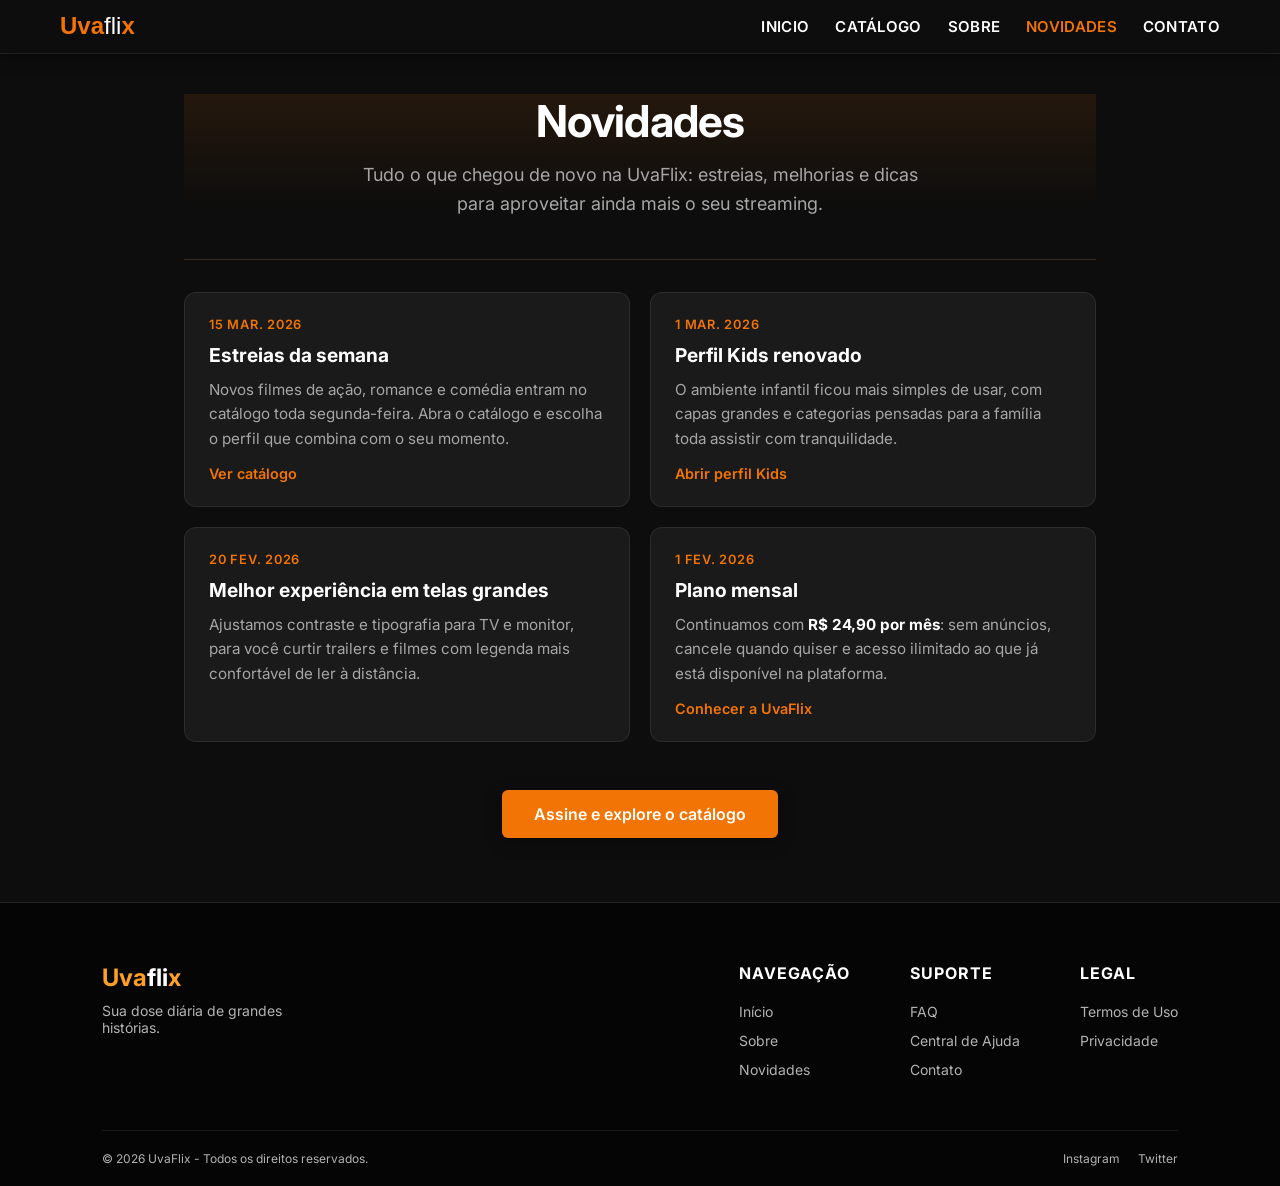
<file: pages/novidades.html>
<!DOCTYPE html>
<html lang="pt-br">
<head>
    <meta charset="UTF-8">
    <meta name="viewport" content="width=device-width, initial-scale=1.0">
    <title>Novidades | UvaFlix</title>
    <link rel="preconnect" href="https://fonts.bunny.net">
    <link href="https://fonts.bunny.net/css?family=inter:400,600,700" rel="stylesheet" />
    <link rel="stylesheet" href="../style/novidades.css">
    <link rel="shortcut icon" href="../images/favicon.png" type="image/x-icon">
</head>
<body>
    <header class="site-header">
      <nav class="site-nav" aria-label="Principal">
        <a href="./catalogo.html" class="logo-link" aria-label="Ir para o catálogo">
          <h1><strong>Uva</strong>fli<strong>x</strong></h1>
        </a>
        <div class="nav-links">
          <a href="./index.html">INICIO</a>
          <a href="./catalogo.html">CATÁLOGO</a>
          <a href="./sobre.html">SOBRE</a>
          <a href="./novidades.html" aria-current="page">NOVIDADES</a>
          <a href="./contato.html">CONTATO</a>
        </div>
      </nav>
    </header>

    <main class="novidades-main">
      <section class="news-hero" aria-labelledby="news-title">
        <h1 id="news-title">Novidades</h1>
        <p class="news-lead">Tudo o que chegou de novo na UvaFlix: estreias, melhorias e dicas para aproveitar ainda mais o seu streaming.</p>
      </section>

      <section class="news-grid" aria-label="Lista de novidades">
        <article class="news-card">
          <time class="news-card__date" datetime="2026-03-15">15 mar. 2026</time>
          <h2 class="news-card__title">Estreias da semana</h2>
          <p class="news-card__text">Novos filmes de ação, romance e comédia entram no catálogo toda segunda-feira. Abra o catálogo e escolha o perfil que combina com o seu momento.</p>
          <a class="news-card__link" href="./catalogo.html">Ver catálogo</a>
        </article>
        <article class="news-card">
          <time class="news-card__date" datetime="2026-03-01">1 mar. 2026</time>
          <h2 class="news-card__title">Perfil Kids renovado</h2>
          <p class="news-card__text">O ambiente infantil ficou mais simples de usar, com capas grandes e categorias pensadas para a família toda assistir com tranquilidade.</p>
          <a class="news-card__link" href="./kids_page.html">Abrir perfil Kids</a>
        </article>
        <article class="news-card">
          <time class="news-card__date" datetime="2026-02-20">20 fev. 2026</time>
          <h2 class="news-card__title">Melhor experiência em telas grandes</h2>
          <p class="news-card__text">Ajustamos contraste e tipografia para TV e monitor, para você curtir trailers e filmes com legenda mais confortável de ler à distância.</p>
        </article>
        <article class="news-card">
          <time class="news-card__date" datetime="2026-02-01">1 fev. 2026</time>
          <h2 class="news-card__title">Plano mensal</h2>
          <p class="news-card__text">Continuamos com <strong>R$ 24,90 por mês</strong>: sem anúncios, cancele quando quiser e acesso ilimitado ao que já está disponível na plataforma.</p>
          <a class="news-card__link" href="./index.html">Conhecer a UvaFlix</a>
        </article>
      </section>

      <p class="news-cta-wrap">
        <a href="./catalogo.html" class="btn-primary">Assine e explore o catálogo</a>
      </p>
    </main>

    <footer class="site-footer">
    <div class="boxf">
        <div class="flogo">
            <h2><strong>Uva</strong>fli<strong>x</strong></h2>
            <p>Sua dose diária de grandes histórias.</p>
        </div>

        <div class="flinks">
            <div class="rmenu">
                <h3>Navegação</h3>
                <a href="./index.html">Início</a>
                <a href="./sobre.html">Sobre</a>
                <a href="./novidades.html">Novidades</a>
            </div>
            <div class="rmenu">
                <h3>Suporte</h3>
                <a href="#">FAQ</a>
                <a href="#">Central de Ajuda</a>
                <a href="./contato.html">Contato</a>
            </div>
            <div class="rmenu">
                <h3>Legal</h3>
                <a href="#">Termos de Uso</a>
                <a href="#">Privacidade</a>
            </div>
        </div>
    </div>

    <div class="fbtn">
        <p>&copy; 2026 UvaFlix - Todos os direitos reservados.</p>
        <div class="icons">
            <a href="#" target="_blank" rel="noopener noreferrer" aria-label="Instagram">
                <span>Instagram</span>
            </a>
            <a href="#" target="_blank" rel="noopener noreferrer" aria-label="Twitter">
                <span>Twitter</span>
            </a>
        </div>
    </div>
</footer>
</body>
</html>
</file>
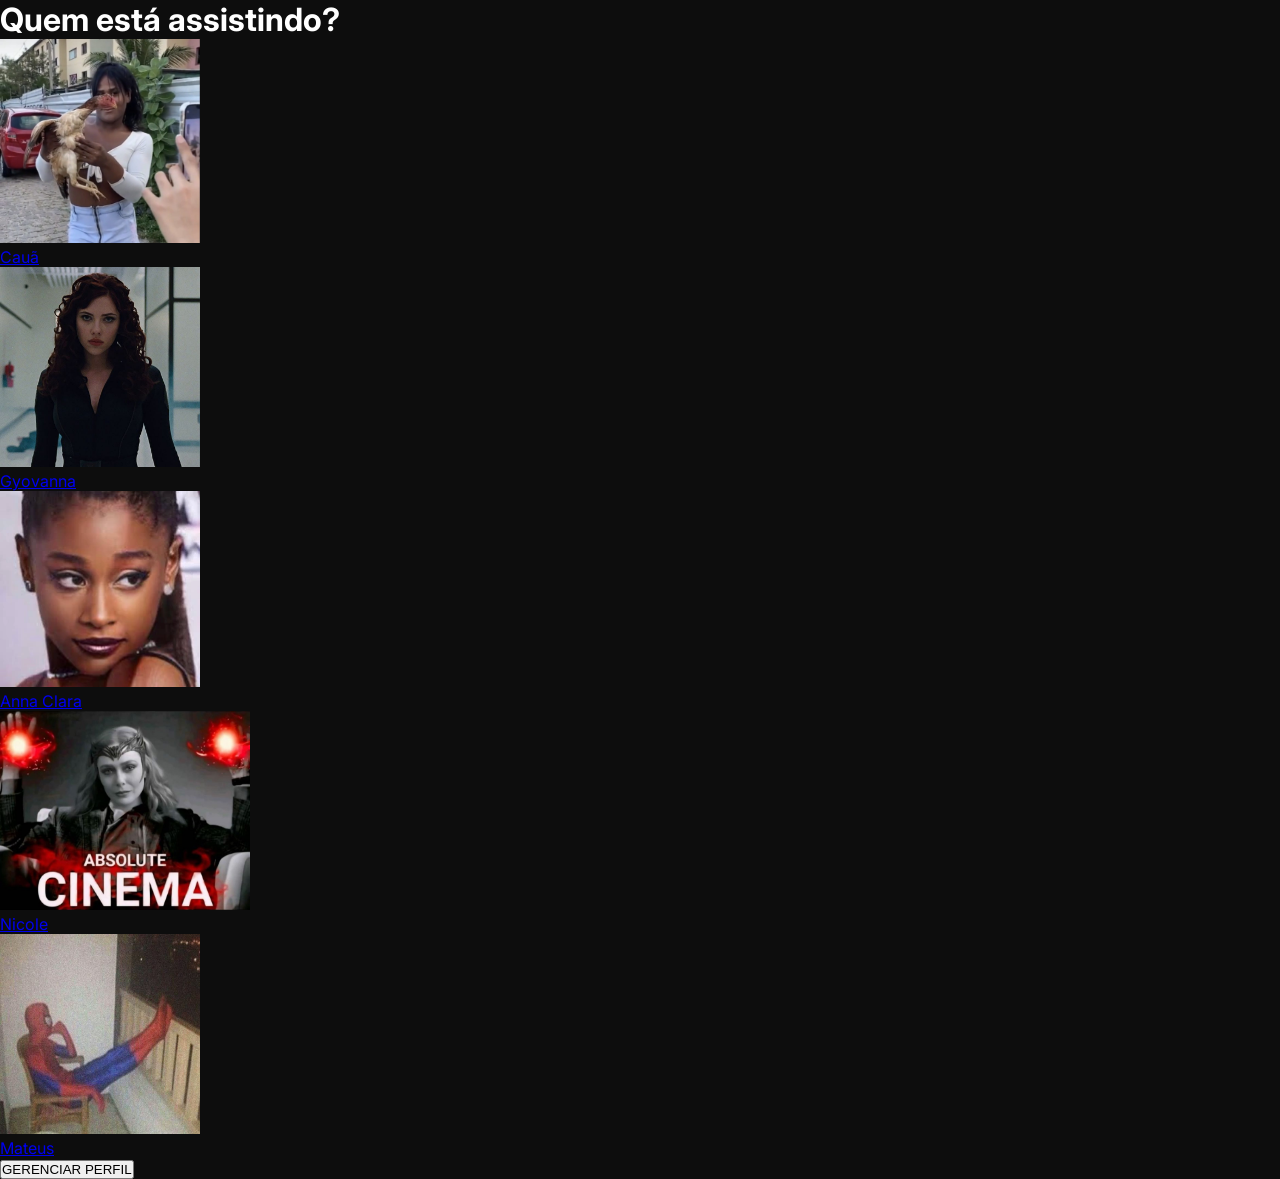
<file: pages/perfis.html>
<!DOCTYPE html>
<html lang="pt-BR">
  <head>
      <meta charset="UTF-8">
      <meta name="viewport" content="width=device-width, initial-scale=1.0">
      <title>Meteflix</title>
        <link rel="preconnect" href="https://fonts.bunny.net">
        <link href="https://fonts.bunny.net/css?family=inter:400,700" rel="stylesheet" />
        <link rel="stylesheet" href="../style/style.css">
        <link rel="shortcut icon" href="../images/favicon.png" type="image/x-icon">
  </head>
  <body>
    <div id="transition-overlay"></div>
    <div class="container1">
      <h1>Quem está assistindo?</h1>
      <div class="container-profile">
        <div class="profile">
          <a href="../pages/home.html">
            <img src="../images/cauaprofile.jpeg" width="200px" />
            <p>Cauã</p>
          </a>
        </div>
        <div class="profile">
            <a href="../pages/home.html">
              <img src="../images/gyoprofile.jpg" width="200px" />
              <p>Gyovanna</p>
            </a>
        </div>
        <div class="profile">
          <a href="../pages/home.html">
            <img src="../images/annaprofile.jpeg" width="200px" />
            <p>Anna Clara</p>
          </a>
        </div>
        <div class="profile">
          <a href="../pages/home.html">
            <img src="../images/niprofile.jpg" width="250px" />
            <p>Nicole</p>
          </a>
        </div>
        <div class="profile">
          <a href="../pages/home.html">
            <img src="../images/matprofile.jpg" width="200px" />
            <p>Mateus</p>
            </a>
        </div>
        </div>
        <div>
          <button id="evasive-button">GERENCIAR PERFIL</button>
        </div>
      </div>
      <script src="../script/script.js"></script>
  </body>
</html>
</file>
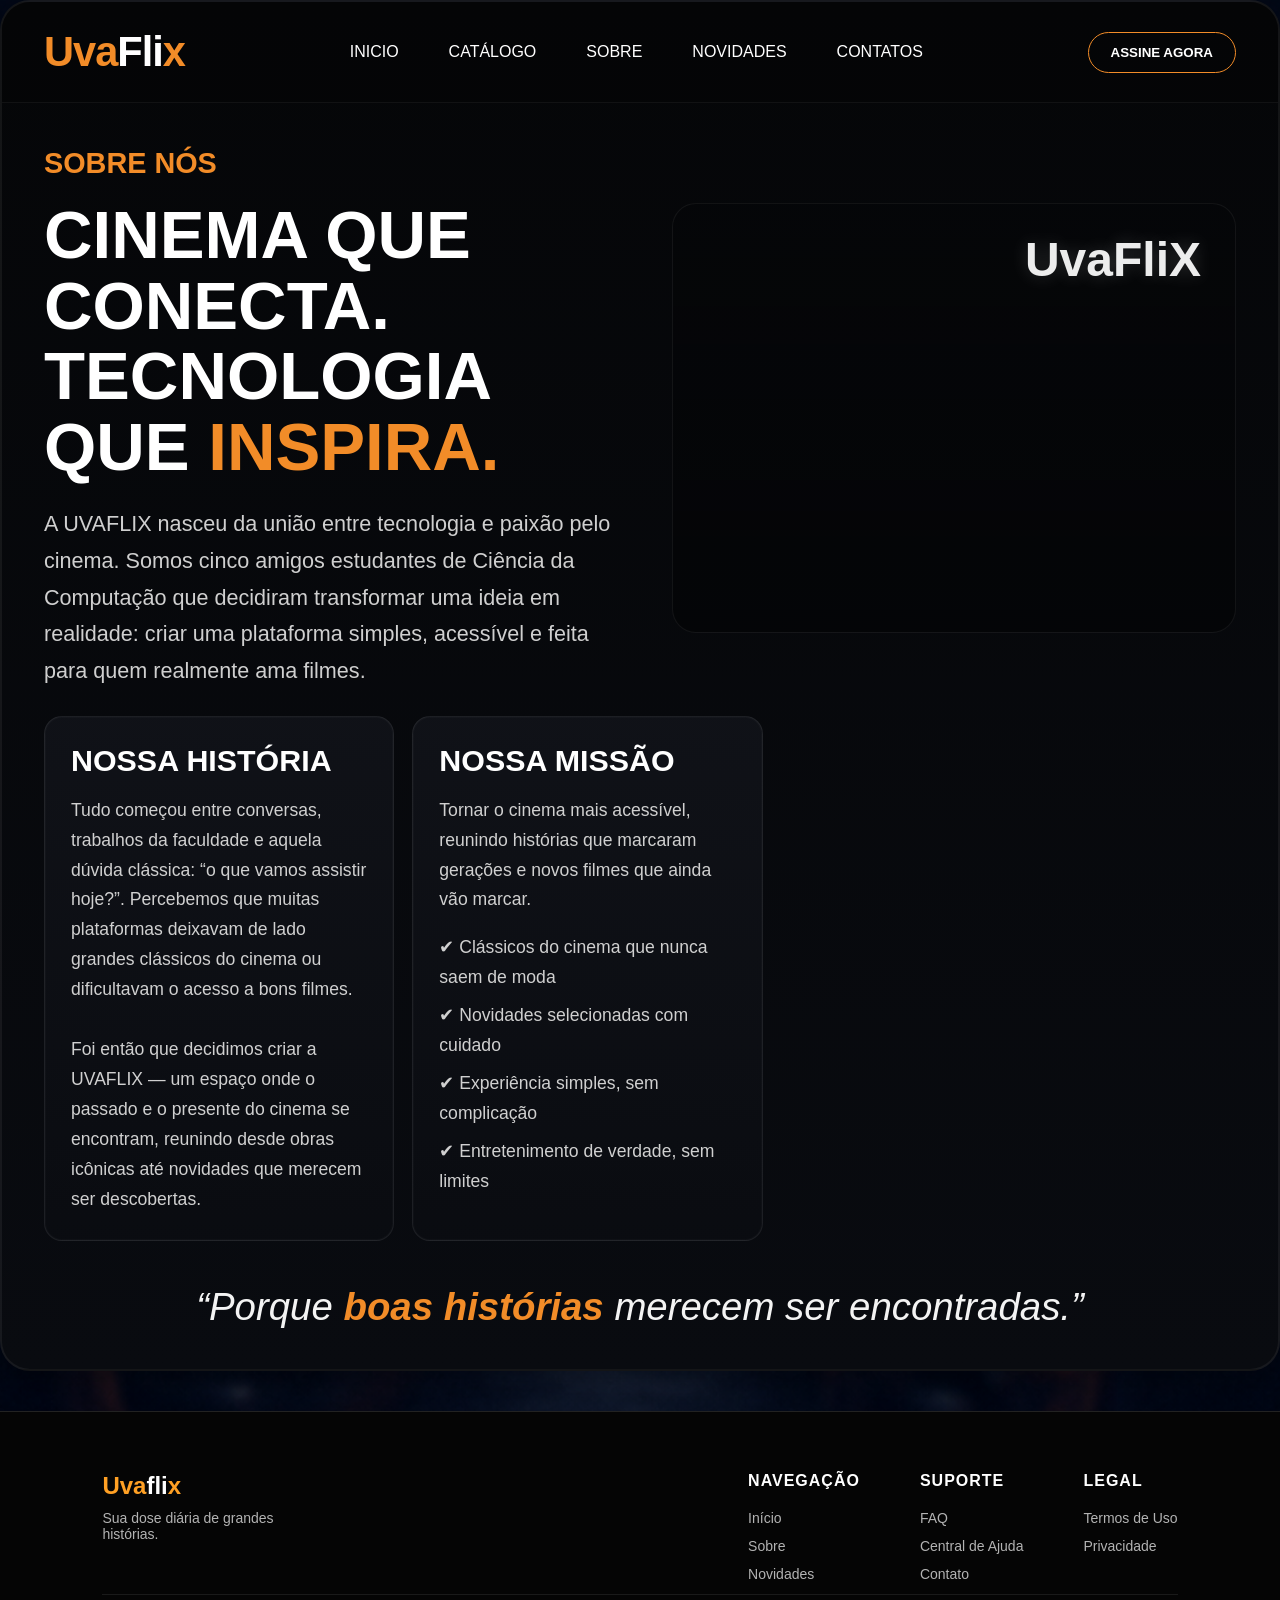
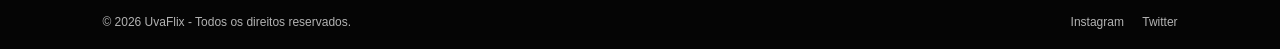
<file: pages/sobre.html>
<!DOCTYPE html>
<html lang="pt-BR">
<head>
  <link rel="stylesheet" href="../style/sobre.css">
  <meta charset="UTF-8"/>
  <meta name="viewport" content="width=device-width, initial-scale=1.0"/>
  <title>UvaFlix | Sobre Nós</title>
  <link rel="preconnect" href="https://fonts.bunny.net">
  <link href="https://fonts.bunny.net/css?family=inter:400,600,700" rel="stylesheet" />
  <link rel="shortcut icon" href="../images/favicon.png" type="image/x-icon">
</head>
<body>
  <div class="boxmae">
    <header class="navbar">
      <div class="logo">
        <a href="./index.html"><span>Uva</span>Fli<span>x</span></a>
      </div>

      <div class="menu">
        <a href="./index.html">INICIO</a>
        <a href="./catalogo.html">CATÁLOGO</a>
        <a href="./sobre.html">SOBRE</a>
        <a href="./novidades.html">NOVIDADES</a>
        <a href="./contato.html">CONTATOS</a>
      </div>

      <a href="../pages/contato.html">
        <button class="cta-button">ASSINE AGORA</button>
      </a>
    </header>

    <section class="s1">
      <div class="hero-text">
        <div class="section-label">SOBRE NÓS</div>
        <h1>
          CINEMA QUE CONECTA.<br />
          TECNOLOGIA QUE <span class="highlight">INSPIRA.</span>
        </h1>
        <p>
          A UVAFLIX nasceu da união entre tecnologia e paixão pelo cinema.
          Somos cinco amigos estudantes de Ciência da Computação que decidiram
          transformar uma ideia em realidade: criar uma plataforma simples,
          acessível e feita para quem realmente ama filmes.
        </p>
      </div>
      <div class="hero-image"></div>
    </section>

    <section class="cards">
      <div class="card">
        <h3>NOSSA HISTÓRIA</h3>
        <p>
          Tudo começou entre conversas, trabalhos da faculdade e aquela dúvida clássica:
          “o que vamos assistir hoje?”. Percebemos que muitas plataformas deixavam de lado
          grandes clássicos do cinema ou dificultavam o acesso a bons filmes.
          <br /><br />
          Foi então que decidimos criar a UVAFLIX — um espaço onde o passado e o presente
          do cinema se encontram, reunindo desde obras icônicas até novidades que merecem
          ser descobertas.
        </p>
      </div>
      <div class="card">
        <h3>NOSSA MISSÃO</h3>
        <p>
          Tornar o cinema mais acessível, reunindo histórias que marcaram gerações e novos
          filmes que ainda vão marcar.
        </p>
        <ul class="mission-list">
          <li>✔ Clássicos do cinema que nunca saem de moda</li>
          <li>✔ Novidades selecionadas com cuidado</li>
          <li>✔ Experiência simples, sem complicação</li>
          <li>✔ Entretenimento de verdade, sem limites</li>
        </ul>
      </div>

      <!--<div class="card">
        <h3>NOSSA EQUIPE</h3>
        <p class="team-subtitle">Cinco estudantes apaixonados por tecnologia e cinema:</p>
        <div class="team-grid">
          <div class="member">
            <div class="avatar"></div>
            <div class="member-name">Gyovanna<br />Said Giles</div>
          </div>
          <div class="member">
            <div class="avatar"></div>
            <div class="member-name">Nicole<br />Costa Seifert</div>
          </div>
          <div class="member">
            <div class="avatar"></div>
            <div class="member-name">Mateus<br />Custodio Jennings</div>
          </div>
          <div class="member">
            <div class="avatar"></div>
            <div class="member-name">Cauã<br />Marques</div>
          </div>
          <div class="member">
            <div class="avatar"></div>
            <div class="member-name">Anna Clara<br />Oliveira Gomes</div>
          </div>
        </div>
      </div>-->

    </section>
    <div class="quote">“Porque <span>boas histórias</span> merecem ser encontradas.”</div>
  </div>

  <footer class="site-footer">
    <div class="boxf">
        <div class="flogo">
            <h2><strong>Uva</strong>fli<strong>x</strong></h2>
            <p>Sua dose diária de grandes histórias.</p>
        </div>
        
        <div class="flinks">
            <div class="rmenu">
                <h3>Navegação</h3>
                <a href="./index.html">Início</a>
                <a href="./sobre.html">Sobre</a>
                <a href="./novidades.html">Novidades</a>
            </div>
            <div class="rmenu">
                <h3>Suporte</h3>
                <a href="#">FAQ</a>
                <a href="#">Central de Ajuda</a>
                <a href="./contato.html">Contato</a>
            </div>
            <div class="rmenu">
                <h3>Legal</h3>
                <a href="#">Termos de Uso</a>
                <a href="#">Privacidade</a>
            </div>
        </div>
    </div>
    
    <div class="fbtn">
        <p>&copy; 2026 UvaFlix - Todos os direitos reservados.</p>
        <div class="icons">
            <a href="#" target="_blank" aria-label="Instagram">
                <span>Instagram</span>
            </a>
            <a href="#" target="_blank" aria-label="Twitter">
                <span>Twitter</span>
            </a>
        </div>
    </div>
</footer>
</body>
</html>
</file>
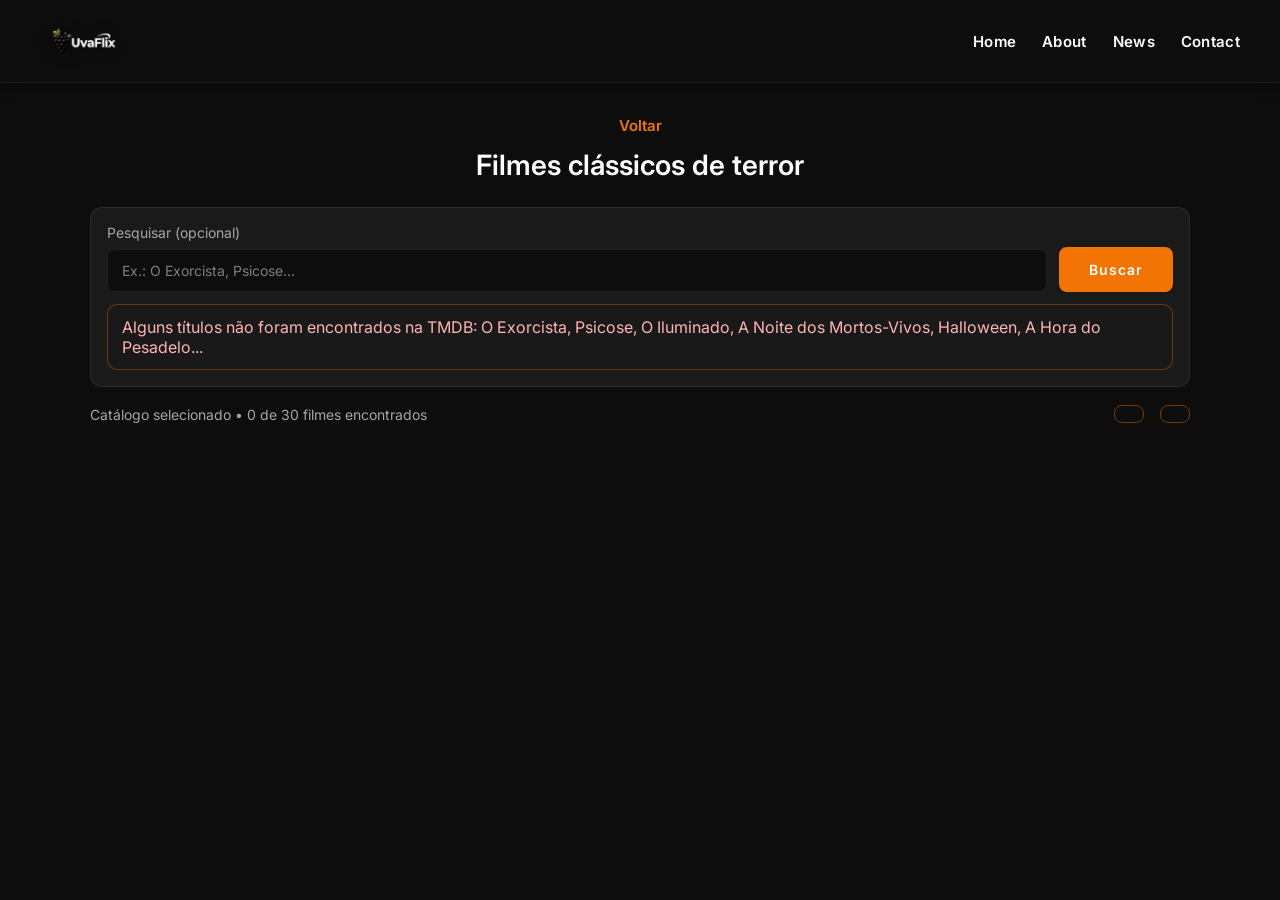
<file: pages/terror_page.html>
<!doctype html>
<html lang="pt-BR">
  <head>
    <meta charset="utf-8" />
    <link rel="preconnect" href="https://fonts.bunny.net">
    <link href="https://fonts.bunny.net/css?family=inter:400,600,700" rel="stylesheet" />
    <link rel="stylesheet" href="../style/style-comedy.css">
    <link rel="shortcut icon" href="../images/favicon.png" type="image/x-icon">
    <meta name="viewport" content="width=device-width, initial-scale=1" />
    <title>Catálogo de terror</title>
  </head>
  <body>
    <header class="site-header">
      <nav class="site-nav" aria-label="Principal">
        <a href="./catalogo.html" class="logo-link" aria-label="Ir para o catálogo">
          <img src="../images/Logo-Img.png" alt="UvaFlix" class="logo-img" width="200" height="64" />
        </a>
        <div class="nav-links">
          <a href="./index.html">Home</a>
          <a href="./sobre.html">About</a>
          <a href="./novidades.html">News</a>
          <a href="./contato.html">Contact</a>
        </div>
      </nav>
    </header>
    <div class="page-header">
      <a class="back" href="./catalogo.html">Voltar</a>
      <h1>Filmes clássicos de terror</h1>
    </div>

    <main class="wrap">
      <section class="panel">
        <div class="row">
          <label>
            Pesquisar (opcional)
            <input id="query" placeholder="Ex.: O Exorcista, Psicose..." />
          </label>

          <button id="btnSearch" type="button">Buscar</button>
        </div>

        <div id="error" class="error"></div>
      </section>

      <div class="meta">
        <div class="left" id="status">Carregando…</div>
        <div class="pager">
          <button id="btnPrev" type="button"></button>
          <span id="pageInfo"></span>
          <button id="btnNext" type="button"></button>
        </div>
      </div>

      <section id="grid" class="grid" aria-live="polite"></section>
    </main>

    <script>
      const TMDB_API_KEY = "fbd56111647f980daa96701763a985a2";
      const TMDB_BASE_URL = "https://api.themoviedb.org/3";
      const TMDB_LANGUAGE = "pt-BR";
      const TMDB_REGION = "BR";
      const IMAGE_BASE_URL = "https://image.tmdb.org/t/p/w342";
      const SELECTED_TITLES = [
        "O Exorcista",
        "Psicose",
        "O Iluminado",
        "A Noite dos Mortos-Vivos",
        "Halloween",
        "A Hora do Pesadelo",
        "Sexta-Feira 13",
        "O Massacre da Serra Elétrica",
        "O Chamado",
        "Invocação do Mal",
        "Hereditário",
        "A Bruxa",
        "It: A Coisa",
        "A Coisa",
        "Alien",
        "Atividade Paranormal",
        "O Silêncio dos Inocentes",
        "O Sexto Sentido",
        "Drácula",
        "Frankenstein",
        "A Maldição da Casa Hill",
        "A Órfã",
        "Nosferatu",
        "Carrie: A Estranha",
        "Pânico",
        "O Segredo das Gêmeas",
        "A Hora do Mal",
        "Zona Morta",
        "Uma Noite Alucinante: A Morte do Demônio",
        "A Morte",
      ];

      const els = {
        query: document.getElementById("query"),
        btnSearch: document.getElementById("btnSearch"),
        btnPrev: document.getElementById("btnPrev"),
        btnNext: document.getElementById("btnNext"),
        pageInfo: document.getElementById("pageInfo"),
        status: document.getElementById("status"),
        grid: document.getElementById("grid"),
        error: document.getElementById("error"),
      };

      let state = {
        page: 1,
        totalPages: 1,
        lastMode: "selected",
        lastQuery: "",
      };
      const providerLinkCache = new Map();

      function setError(message) {
        if (!message) {
          els.error.style.display = "none";
          els.error.textContent = "";
          return;
        }
        els.error.style.display = "block";
        els.error.textContent = message;
      }

      function setLoading(isLoading) {
        els.btnSearch.disabled = isLoading;
        els.btnPrev.disabled = isLoading || state.page <= 1;
        els.btnNext.disabled = isLoading || state.page >= state.totalPages;
      }

      function buildUrl(path, params) {
        const url = new URL(`${TMDB_BASE_URL}${path}`);
        url.searchParams.set("api_key", TMDB_API_KEY);
        Object.entries(params).forEach(([k, v]) => {
          if (v === undefined || v === null || v === "") return;
          url.searchParams.set(k, String(v));
        });
        return url.toString();
      }

      async function tmdbGet(path, params) {
        let res;
        try {
          res = await fetch(buildUrl(path, params), {
            headers: { "Content-Type": "application/json;charset=utf-8" },
          });
        } catch (networkError) {
          throw new Error(
            "Falha de conexão com a TMDB. Verifique sua internet e tente novamente."
          );
        }

        if (!res.ok) {
          const text = await res.text().catch(() => "");
          throw new Error(`TMDB respondeu ${res.status}. ${text || "Sem corpo de resposta."}`);
        }

        return await res.json();
      }

      function movieCard(movie) {
        const title = movie.title || movie.name || "Sem título";
        const year = movie.release_date ? movie.release_date.slice(0, 4) : "—";
        const rating =
          typeof movie.vote_average === "number" ? movie.vote_average.toFixed(1) : "—";

        const poster = movie.poster_path
          ? `<img alt="Pôster de ${escapeHtml(title)}" loading="lazy" src="${IMAGE_BASE_URL}${movie.poster_path}">`
          : `<div class="poster">sem pôster</div>`;

        const posterHtml = movie.poster_path ? `<div class="poster">${poster}</div>` : poster;

        return `
          <article class="card" data-movie-id="${movie.id}" data-movie-title="${escapeHtml(title)}" style="cursor:pointer">
            ${posterHtml}
            <div class="body">
              <p class="title">${escapeHtml(title)}</p>
              <p class="sub">
                <span class="badge">Ano: ${escapeHtml(year)}</span>
                <span class="badge">Nota: ${escapeHtml(rating)}</span>
              </p>
            </div>
          </article>
        `;
      }

      function escapeHtml(s) {
        return String(s)
          .replaceAll("&", "&amp;")
          .replaceAll("<", "&lt;")
          .replaceAll(">", "&gt;")
          .replaceAll('"', "&quot;")
          .replaceAll("'", "&#039;");
      }

      function renderMovies(list) {
        els.grid.innerHTML = list.map(movieCard).join("");
      }

      async function getWatchLinkForMovie(movieId) {
        if (providerLinkCache.has(movieId)) {
          return providerLinkCache.get(movieId);
        }

        const providers = await tmdbGet(`/movie/${movieId}/watch/providers`, {});
        const results = providers?.results || {};
        const preferredRegion = TMDB_REGION;
        const selected = results[preferredRegion] || results.BR || results.US || null;
        const link =
          selected?.link || `https://www.themoviedb.org/movie/${movieId}/watch?locale=${preferredRegion}`;

        providerLinkCache.set(movieId, link);
        return link;
      }

      function normalize(text) {
        return String(text || "")
          .normalize("NFD")
          .replace(/[\u0300-\u036f]/g, "")
          .toLowerCase()
          .trim();
      }

      function chooseBestResult(results, expectedTitle) {
        if (!Array.isArray(results) || results.length === 0) return null;
        const expected = normalize(expectedTitle);
        const exact = results.find((m) => normalize(m.title) === expected);
        if (exact) return exact;
        const originalExact = results.find((m) => normalize(m.original_title) === expected);
        if (originalExact) return originalExact;
        return results[0];
      }

      async function fetchMovieByTitle(title) {
        const data = await tmdbGet("/search/movie", {
          query: title,
          include_adult: false,
          language: TMDB_LANGUAGE,
          page: 1,
        });
        return chooseBestResult(data.results, title);
      }

      async function loadSelected(query) {
        setError("");
        setLoading(true);
        els.status.textContent = "Carregando…";
        els.pageInfo.textContent = "";

        try {
          const trimmed = (query ?? "").trim();
          state.lastQuery = trimmed;

          const titlesToLoad = trimmed
            ? SELECTED_TITLES.filter((t) => normalize(t).includes(normalize(trimmed)))
            : SELECTED_TITLES;

          const fetched = await Promise.all(
            titlesToLoad.map(async (title) => {
              try {
                const movie = await fetchMovieByTitle(title);
                return { title, movie };
              } catch {
                return { title, movie: null };
              }
            })
          );

          const foundMovies = fetched.filter((item) => item.movie).map((item) => item.movie);
          const missingTitles = fetched.filter((item) => !item.movie).map((item) => item.title);

          renderMovies(foundMovies);
          els.status.textContent = `Catálogo selecionado • ${foundMovies.length} de ${titlesToLoad.length} filmes encontrados`;

          if (missingTitles.length > 0) {
            const preview = missingTitles.slice(0, 6).join(", ");
            const suffix = missingTitles.length > 6 ? "..." : "";
            setError(`Alguns títulos não foram encontrados na TMDB: ${preview}${suffix}`);
          }
        } catch (err) {
          renderMovies([]);
          els.status.textContent = "Não foi possível carregar.";
          setError(err instanceof Error ? err.message : String(err));
        } finally {
          setLoading(false);
          els.btnPrev.disabled = true;
          els.btnNext.disabled = true;
        }
      }

      els.btnSearch.addEventListener("click", () => {
        loadSelected(els.query.value);
      });

      els.query.addEventListener("keydown", (e) => {
        if (e.key === "Enter") {
          loadSelected(els.query.value);
        }
      });

      els.grid.addEventListener("click", async (event) => {
        const card = event.target.closest("[data-movie-id]");
        if (!card) return;

        const movieId = Number(card.dataset.movieId);
        const movieTitle = card.dataset.movieTitle || "filme";
        if (!movieId) return;

        try {
          setError("");
          els.status.textContent = `Buscando onde assistir "${movieTitle}"...`;
          const link = await getWatchLinkForMovie(movieId);
          window.open(link, "_blank", "noopener,noreferrer");
        } catch {
          setError(`Não foi possível localizar provedores de streaming para "${movieTitle}".`);
          els.status.textContent = "Não foi possível abrir provedores.";
        }
      });

      els.btnPrev.addEventListener("click", () => {});
      els.btnNext.addEventListener("click", () => {});

      loadSelected("");
    </script>
  </body>
</html>
</file>
<file: style/style.css>
@import url("theme.css");
@import url("header.css");
@import url("brand-hero.css");

* {
  margin: 0;
  padding: 0;
  box-sizing: border-box;
}

html {
  min-height: 100%;
}

body {
  min-height: 100dvh;
  background-color: var(--color-bg-deep);
  color: var(--color-text);
  font-family: "Inter", system-ui, -apple-system, "Segoe UI", Roboto, sans-serif;
}

/*Navbar*/
.site-header {
  position: absolute;
  top: 0;
  left: 0;
  width: 100%;
  padding: 10px 5%;
  z-index: 1000;
  background: transparent;
}

.site-nav {
  display: flex;
  justify-content: space-between;
  align-items: center;
}

.logo-link { 
  font-family:Verdana, Geneva, Tahoma, sans-serif;
  text-decoration: none !important;
  color: #fff;
}

.logo-link h1 {
  font-size: 24px;
}

.logo-link h1 strong {
  color: #ffa024;
}

.nav-links a {
  color: #fff;
  font-size: 15px;
  font-weight: 600;
  text-transform: uppercase;
  text-decoration: none;
  letter-spacing: 1px;
  transition: 0.3s;
  margin-left: 20px;
}

.nav-links a:hover {
  color: #ffa024;
}



/*Section*/
.principal { 
  background: url('../images/fundouva.png');
  background-size: cover;
  background-position: center;
  height: 100vh;
  display: flex;
  flex-direction: column;
  align-items: center;
  justify-content: center;
  text-align: center;
  padding: 0 20px;
  color: #fff;
}

.principal h2 {
  font-size: 3rem;
  font-weight: 700;
  padding-top: 46vh;
  margin-bottom: 1.5rem;
  max-width: 900px;
}

.subtitle {
  font-size: 1.2rem;
  max-width: 700px;
  margin-bottom: 1rem;
  /*line-height: 1.6;*/
}

.price {
  font-size: 1.3rem;
  margin-bottom: 2rem;
}

.features {
  margin-top: 2rem;
  font-size: 0.9rem;
  opacity: 0.8;
}

.btn-primary {
  background-color: #ffa024; 
  color: #fff;
  padding: 18px 60px;
  border-radius: 5px;
  font-size: 1.5rem;
  font-weight: 600;
  text-decoration: none;
  transition: 0.3s;
  box-shadow: 0 4px 15px rgba(0,0,0,0.3);
}

.btn-primary:hover {
  background-color: #e68a1e; 
  transform: scale(1.05);
}

/*Rodapé*/
.site-footer {
  background-color: #050505; 
  color: #b3b3b3;
  padding: 60px 8% 20px;
  border-top: 1px solid #222;
  font-family: 'Inter', sans-serif;
}

.boxf {
  display: flex;
  justify-content: space-between;
  flex-wrap: wrap;
  gap: 40px;
  margin-bottom: 40px;
}

.flogo h2 {
  color: #fff;
  font-size: 24px;
  margin-bottom: 10px;
}

.flogo h2 strong {
  color: #ffa024;
}

.flogo p {
  font-size: 14px;
  max-width: 200px;
}

.flinks {
  display: flex;
  gap: 60px;
  flex-wrap: wrap;
}

.rmenu h3 {
  color: #fff;
  font-size: 16px;
  margin-bottom: 20px;
  text-transform: uppercase;
  letter-spacing: 1px;
}

.rmenu a {
  display: block;
  color: #b3b3b3;
  text-decoration: none;
  font-size: 14px;
  margin-bottom: 12px;
  transition: 0.3s;
}

.rmenu a:hover {
  color: #ffa024;
}

.fbtn {
  display: flex;
  justify-content: space-between;
  align-items: center;
  padding-top: 20px;
  border-top: 1px solid #1a1a1a;
  font-size: 12px;
}

.icons a {
  text-decoration: none;
  color: #b3b3b3;
}

.icons span {
  margin-left: 15px;
  cursor: pointer;
  transition: 0.3s;
}

.icons span:hover {
  color: #fff;
}
</file>
<file: style/style-comedy.css>
@import url("theme.css");
@import url("header.css");

body {
  margin: 0;
  padding: 0;
  min-height: 100dvh;
  font-family: "Inter", sans-serif;
  background-color: var(--color-bg-deep);
  color: var(--color-text);
}

.page-header {
  max-width: 1100px;
  margin: 0 auto;
  padding: 32px 18px 16px;
  text-align: center;
}

.page-header h1 {
  margin: 12px 0 0;
  font-size: clamp(1.25rem, 3.5vw, 1.75rem);
  font-weight: 600;
  color: var(--color-text);
  line-height: 1.3;
}

p {
  margin: 0;
  color: var(--color-meta);
  line-height: 1.45;
}

.wrap {
  max-width: 1100px;
  margin: 0 auto;
  padding: 8px 18px 48px;
}

.panel {
  background-color: var(--color-card);
  border: 1px solid var(--color-border);
  border-radius: 12px;
  padding: 16px;
}

.row {
  display: grid;
  gap: 12px;
  grid-template-columns: 1fr;
}

@media (min-width: 720px) {
  .row {
    grid-template-columns: 1fr auto;
    align-items: end;
  }
}

label {
  display: grid;
  gap: 8px;
  font-size: 14px;
  color: var(--color-meta);
  text-align: left;
}

input,
select,
button {
  font: inherit;
  padding: 12px 14px;
  border-radius: 8px;
  border: 1px solid var(--color-border);
  background-color: var(--color-bg-deep);
  color: var(--color-text);
  outline: none;
}

input:focus,
select:focus {
  border-color: var(--color-cta);
  box-shadow: 0 0 0 1px rgba(242, 116, 5, 0.35);
}

input::placeholder {
  color: rgba(166, 166, 166, 0.75);
}

button#btnSearch,
.panel .row button[type="button"] {
  cursor: pointer;
  background-color: var(--color-cta);
  color: var(--color-text);
  border: 2px solid var(--color-cta);
  padding: 12px 28px;
  letter-spacing: 1px;
  font-size: 14px;
  font-weight: 600;
  transition: background-color 0.25s ease, border-color 0.25s ease, transform 0.2s ease;
}

button#btnSearch:hover:not(:disabled),
.panel .row button[type="button"]:hover:not(:disabled) {
  background-color: var(--color-cta-hover);
  border-color: var(--color-cta-hover);
  color: var(--color-text);
  transform: scale(1.03);
}

button:disabled {
  opacity: 0.45;
  cursor: not-allowed;
  transform: none;
}

.pager button {
  min-width: 0;
  padding: 8px 14px;
  font-size: 12px;
  background: transparent !important;
  color: var(--color-cta) !important;
  border: 1px solid var(--color-cta) !important;
  letter-spacing: 0;
  transform: none !important;
}

.pager button:hover:not(:disabled) {
  background: rgba(242, 116, 5, 0.15) !important;
  color: var(--color-cta-hover) !important;
  border-color: var(--color-cta-hover) !important;
}

.hint {
  margin-top: 10px;
  font-size: 13px;
  color: var(--color-meta);
}

.hint code {
  color: var(--color-cta);
}

.error {
  margin-top: 12px;
  color: #ffb4b4;
  border: 1px solid rgba(242, 116, 5, 0.35);
  background-color: rgba(26, 26, 26, 0.95);
  padding: 12px 14px;
  border-radius: 10px;
  display: none;
}

.meta {
  margin: 18px 0 12px;
  display: flex;
  gap: 10px;
  flex-wrap: wrap;
  align-items: center;
  justify-content: space-between;
}

.meta .left {
  color: var(--color-meta);
  font-size: 14px;
}

.pager {
  display: flex;
  gap: 8px;
  align-items: center;
}

.pager span {
  color: var(--color-meta);
  font-size: 13px;
}

.grid {
  margin-top: 12px;
  display: grid;
  grid-template-columns: repeat(2, minmax(0, 1fr));
  gap: 14px;
}

@media (min-width: 720px) {
  .grid {
    grid-template-columns: repeat(4, minmax(0, 1fr));
  }
}

@media (min-width: 1024px) {
  .grid {
    grid-template-columns: repeat(5, minmax(0, 1fr));
  }
}

.card {
  border: 1px solid var(--color-border);
  background-color: var(--color-card);
  border-radius: 12px;
  overflow: hidden;
  display: grid;
  grid-template-rows: auto 1fr;
  min-height: 280px;
  transition: transform 0.25s ease, box-shadow 0.25s ease, border-color 0.25s ease;
}

.card:hover {
  transform: translateY(-2px);
  box-shadow: 0 8px 24px rgba(0, 0, 0, 0.55);
  border-color: rgba(242, 116, 5, 0.35);
}

.poster {
  width: 100%;
  aspect-ratio: 2 / 3;
  background-color: var(--color-bg-deep);
  display: grid;
  place-items: center;
  color: var(--color-meta);
  font-size: 12px;
}

.poster img {
  width: 100%;
  height: 100%;
  object-fit: cover;
  display: block;
}

.body {
  padding: 10px 10px 12px;
  display: grid;
  gap: 6px;
}

.title {
  font-size: 13px;
  line-height: 1.25;
  margin: 0;
  color: var(--color-text);
}

.sub {
  margin: 0;
  color: var(--color-meta);
  font-size: 12px;
  display: flex;
  gap: 10px;
  flex-wrap: wrap;
}

.badge {
  font-size: 11px;
  padding: 4px 8px;
  border-radius: 999px;
  border: 1px solid var(--color-border);
  color: var(--color-meta);
  width: fit-content;
}

a.back {
  display: inline-block;
  color: var(--color-cta);
  text-decoration: none;
  font-size: 15px;
  font-weight: 600;
  transition: color 0.2s ease;
}

a.back:hover {
  color: var(--color-cta-hover);
}
</file>
<file: style/contato.css>
@import url("theme.css");
@import url("header.css");

body {
  min-height: 100dvh;
  background-color: var(--color-bg-deep);
  color: var(--color-text);
  font-family: "Inter", system-ui, sans-serif;
}

a {
  color: var(--color-cta);
}

a:hover {
  color: var(--color-cta-hover);
}

main {
  display: flex;
  justify-content: center;
  align-items: center;
  min-height: calc(100vh - 80px); /* Adjust for header height */
  padding: 20px;
}

.contact-form {
  display: flex;
  flex-direction: column;
  align-items: center;
  background-color: var(--color-card);
  padding: 40px;
  border-radius: 10px;
  box-shadow: 0 4px 20px rgba(0, 0, 0, 0.5);
  max-width: 500px;
  width: 100%;
}

.logo-form {
  margin-bottom: 20px;
}

.form-container h1 {
  text-align: center;
  margin-bottom: 30px;
  font-size: 2rem;
  font-weight: 700;
}

.form-container h1 .t_ctt {
  color: var(--color-cta);
}

form {
  width: 100%;
  display: flex;
  flex-direction: column;
}

label {
  margin-bottom: 5px;
  font-weight: 600;
  color: var(--color-text);
}

input {
  padding: 12px;
  margin-bottom: 20px;
  border: 1px solid var(--color-border);
  border-radius: 5px;
  background-color: var(--color-bg-deep);
  color: var(--color-text);
  font-size: 1rem;
  transition: border-color 0.3s;
}

input:focus {
  outline: none;
  border-color: var(--color-cta);
}

textarea {
  padding: 12px;
  margin-bottom: 20px;
  border: 1px solid var(--color-border);
  border-radius: 5px;
  background-color: var(--color-bg-deep);
  color: var(--color-text);
  font-size: 1rem;
  font-family: inherit;
  resize: vertical;
  min-height: 100px;
  transition: border-color 0.3s;
}

textarea:focus {
  outline: none;
  border-color: var(--color-cta);
}

button {
  padding: 12px;
  background-color: var(--color-cta);
  color: var(--color-text);
  border: none;
  border-radius: 5px;
  font-size: 1rem;
  font-weight: 600;
  cursor: pointer;
  transition: background-color 0.3s;
}

button:hover {
  background-color: var(--color-cta-hover);
}

/* Logo em texto — alinhado ao index */
.site-nav .logo-link {
  text-decoration: none;
  color: var(--color-text);
  font-family: Verdana, Geneva, Tahoma, sans-serif;
}

.site-nav .logo-link h1 {
  font-size: clamp(1.1rem, 3vw, 1.5rem);
  font-weight: 400;
  line-height: 1.2; 
}

.site-nav .logo-link h1 strong {
  color: var(--color-cta);
}

.nav-links a[aria-current="page"] {
  color: var(--color-cta);
  pointer-events: none;
}
</file>
<file: style/novidades.css>
@import url("theme.css");
@import url("header.css");

* {
  margin: 0;
  padding: 0;
  box-sizing: border-box;
}

body {
  min-height: 100dvh;
  background-color: var(--color-bg-deep);
  color: var(--color-text);
  font-family: "Inter", system-ui, -apple-system, "Segoe UI", Roboto, sans-serif;
}

/* Logo em texto — alinhado ao index */
.site-nav .logo-link {
  text-decoration: none;
  color: var(--color-text);
  font-family: Verdana, Geneva, Tahoma, sans-serif;
}

.site-nav .logo-link h1 {
  font-size: clamp(1.1rem, 3vw, 1.5rem);
  font-weight: 400;
  line-height: 1.2; 
}

.site-nav .logo-link h1 strong {
  color: var(--color-cta);
}

.nav-links a[aria-current="page"] {
  color: var(--color-cta);
  pointer-events: none;
}

.novidades-main {
  max-width: 960px;
  margin: 0 auto;
  padding: clamp(1.5rem, 4vw, 2.5rem) clamp(1rem, 4vw, 1.5rem) clamp(3rem, 8vw, 4rem);
}

.news-hero {
  text-align: center;
  padding-bottom: clamp(1.75rem, 4vw, 2.5rem);
  margin-bottom: clamp(1.5rem, 4vw, 2rem);
  border-bottom: 1px solid var(--color-border);
  background: linear-gradient(
    180deg,
    rgba(242, 116, 5, 0.1) 0%,
    transparent 70%
  );
}

.news-hero h1 {
  font-size: clamp(2rem, 5vw, 2.75rem);
  font-weight: 700;
  margin-bottom: 0.75rem;
  letter-spacing: -0.02em;
}

.news-lead {
  color: var(--color-meta);
  font-size: clamp(1rem, 2.2vw, 1.125rem);
  line-height: 1.65;
  max-width: 36rem;
  margin: 0 auto;
}

.news-grid {
  display: grid;
  gap: clamp(1rem, 3vw, 1.25rem);
  grid-template-columns: 1fr;
}

@media (min-width: 640px) {
  .news-grid {
    grid-template-columns: repeat(2, 1fr);
  }
}

.news-card {
  background: var(--color-card);
  border: 1px solid var(--color-border);
  border-radius: 12px;
  padding: clamp(1.25rem, 3vw, 1.5rem);
  display: flex;
  flex-direction: column;
  gap: 0.65rem;
  transition: border-color 0.2s ease, box-shadow 0.2s ease;
}

.news-card:hover {
  border-color: rgba(242, 116, 5, 0.35);
  box-shadow: 0 8px 28px rgba(0, 0, 0, 0.35);
}

.news-card__date {
  font-size: 0.8rem;
  font-weight: 600;
  text-transform: uppercase;
  letter-spacing: 0.06em;
  color: var(--color-cta);
}

.news-card__title {
  font-size: 1.2rem;
  font-weight: 700;
  line-height: 1.3;
}

.news-card__text {
  color: var(--color-meta);
  font-size: 0.95rem;
  line-height: 1.6;
  flex: 1;
}

.news-card__text strong {
  color: var(--color-text);
}

.news-card__link {
  font-size: 0.9rem;
  font-weight: 600;
  color: var(--color-cta);
  text-decoration: none;
  margin-top: 0.25rem;
  width: fit-content;
  transition: color 0.2s ease;
}

.news-card__link:hover {
  color: var(--color-cta-hover);
}

.news-cta-wrap {
  text-align: center;
  margin-top: clamp(2rem, 5vw, 3rem);
}

.btn-primary {
  display: inline-block;
  background-color: var(--color-cta);
  color: #fff;
  padding: 14px 32px;
  border-radius: 6px;
  font-size: 1rem;
  font-weight: 600;
  text-decoration: none;
  transition: background-color 0.2s ease, transform 0.2s ease;
  box-shadow: 0 4px 16px rgba(0, 0, 0, 0.35);
}

.btn-primary:hover {
  background-color: var(--color-cta-hover);
  transform: translateY(-1px);
}

/* Rodapé — mesmo padrão do index */
.site-footer {
  background-color: #050505;
  color: #b3b3b3;
  padding: 60px 8% 20px;
  border-top: 1px solid #222;
  font-family: "Inter", sans-serif;
}

.boxf {
  display: flex;
  justify-content: space-between;
  flex-wrap: wrap;
  gap: 40px;
  margin-bottom: 40px;
}

.flogo h2 {
  color: #fff;
  font-size: 24px;
  margin-bottom: 10px;
}

.flogo h2 strong {
  color: #ffa024;
}

.flogo p {
  font-size: 14px;
  max-width: 200px;
}

.flinks {
  display: flex;
  gap: 60px;
  flex-wrap: wrap;
}

.rmenu h3 {
  color: #fff;
  font-size: 16px;
  margin-bottom: 20px;
  text-transform: uppercase;
  letter-spacing: 1px;
}

.rmenu a {
  display: block;
  color: #b3b3b3;
  text-decoration: none;
  font-size: 14px;
  margin-bottom: 12px;
  transition: color 0.3s;
}

.rmenu a:hover {
  color: #ffa024;
}

.fbtn {
  display: flex;
  justify-content: space-between;
  align-items: center;
  flex-wrap: wrap;
  gap: 12px;
  padding-top: 20px;
  border-top: 1px solid #1a1a1a;
  font-size: 12px;
}

.icons a {
  text-decoration: none;
  color: #b3b3b3;
}

.icons span {
  margin-left: 15px;
  cursor: pointer;
  transition: 0.3s;
}

.icons span:hover {
  color: #fff;
}

.icons a:first-child span {
  margin-left: 0;
}
</file>
<file: style/sobre.css>
@import url("theme.css");
@import url("header.css");

*{
      margin: 0;
      padding: 0;
      box-sizing: border-box;
      font-family: Arial, Helvetica, sans-serif;
    }

    body {
      font-family: "Inter", system-ui, sans-serif;
      min-height: 100dvh;
      background: #1a1a1f url("../images/fundouva.png") no-repeat center/cover;
      color: #fff;
    }

    .boxmae {
      max-width: 1400px;
      margin: 0 auto;
      background: linear-gradient(180deg, #050608 0%, #090b10 100%);
      border: 2px solid rgba(255,255,255,0.06);
      border-radius: 30px;
      overflow: hidden;
      box-shadow: 0 0 40px rgba(0,0,0,0.45);
      margin-bottom: 40px !important;
    }

/*Navbar*/
a {
  text-decoration: none ;
  color: #fff;
}

.navbar {
  display: flex;
  justify-content: space-between;
  align-items: center;
  padding: 26px 42px;
  border-bottom: 1px solid rgba(255,255,255,0.05);
  background: rgba(0,0,0,0.25);
  }

.logo {
  font-size: 2.6rem;
  font-weight: 700;
  letter-spacing: -1px;
  }

 .logo span {
   color: #f28c28;
  }

.menu {
  display: flex;
  gap: 50px;
  list-style: none;
  font-size: 1rem;
  color: #d8d8d8;
  }

  .menu a {
    color: #fff;
    font-style: uppercase;
    transition: 0.3s;
  }

  .menu a:hover {
    color: #f28c28;
  }

.cta-button {
  border: 1px solid #f28c28;
  color: #fff;
  background: transparent;
  padding: 12px 22px;
  border-radius: 999px;
  font-weight: 700;
  cursor: pointer;
  transition: 0.3s;
}

  .cta-button:hover {
    background-color: #f28c28;
    color: #000;

  }

/*Section*/
.s1 {
  display: grid;
  grid-template-columns: 1.05fr 1fr;
  gap: 36px;
  padding: 44px 42px 26px;
  align-items: center;
  }

.section-label {
  color: #f28c28;
  font-size: 1.8rem;
  font-weight: 700;
  margin-bottom: 20px;
  }

.s1 h1 {
  font-size: 4.2rem;
  line-height: 1.05;
  margin-bottom: 24px;
  max-width: 700px;
  }

.s1 h1 .highlight {
  color: #f28c28;
  }

.s1 p {
  color: #cfcfcf;
  font-size: 1.35rem;
  line-height: 1.7;
  max-width: 760px;
  }

.s1 .hero-image {
  min-height: 430px;
  border-radius: 24px;
  position: relative;
  overflow: hidden;
  background:
    linear-gradient(to bottom, rgba(0,0,0,0.08), rgba(0,0,0,0.35)),
    url('https://images.unsplash.com/photo-1524985069026-dd778a71c7b4?auto=format&fit=crop&w=1400&q=80') center/cover no-repeat;
  border: 1px solid rgba(255,255,255,0.06);
  }

.hero-image::after {
  content: "UvaFliX";
  position: absolute;
  top: 28px;
  right: 34px;
  font-size: 3rem;
  font-weight: 800;
  color: rgba(255,255,255,0.92);
  text-shadow: 0 0 18px rgba(255,255,255,0.18);
  }

    .cards {
      display: grid;
      grid-template-columns: 1fr 1fr 1.3fr;
      gap: 18px;
      padding: 0 42px 10px;
    }

    .card {
      background: linear-gradient(180deg, rgba(16,18,24,0.98), rgba(10,12,17,0.98));
      border: 1px solid rgba(255,255,255,0.08);
      border-radius: 18px;
      padding: 26px;
      box-shadow: inset 0 0 0 1px rgba(255,255,255,0.02);
    }

    .card h3 {
      font-size: 1.9rem;
      margin-bottom: 18px;
    }

    .card p,
    .card li,
    .team-subtitle,
    .member-name {
      color: #d0d0d0;
      line-height: 1.7;
      font-size: 1.1rem;
    }

    .mission-list {
      list-style: none;
      margin-top: 18px;
    }

    .mission-list li {
      margin-bottom: 8px;
    }

    .team-subtitle {
      margin-bottom: 22px;
    }

    .team-grid {
      display: grid;
      grid-template-columns: repeat(5, 1fr);
      gap: 14px;
      text-align: center;
    }

    .member img,
    .avatar {
      width: 88px;
      height: 88px;
      border-radius: 50%;
      margin: 0 auto 12px;
      object-fit: cover;
      border: 2px solid #f28c28;
      background: linear-gradient(135deg, #5c3b2d, #d49861);
    }

    .member-name {
      font-size: 1rem;
      line-height: 1.4;
    }

    .quote {
      text-align: center;
      font-size: 2.4rem;
      font-style: italic;
      padding: 34px 20px 40px;
      color: #f3f3f3;
    }

    .quote span {
      color: #f28c28;
      font-weight: 700;
    }

    @media (max-width: 1200px) {
      .hero,
      .cards {
        grid-template-columns: 1fr;
      }

      .team-grid {
        grid-template-columns: repeat(3, 1fr);
      }

      .hero h1 {
        font-size: 3.2rem;
      }
    }

    @media (max-width: 768px) {
      .navbar {
        flex-direction: column;
        gap: 18px;
      }

      .menu {
        gap: 18px;
        flex-wrap: wrap;
        justify-content: center;
      }

      .hero,
      .cards {
        padding-left: 20px;
        padding-right: 20px;
      }

      .hero h1 {
        font-size: 2.4rem;
      }

      .hero p {
        font-size: 1rem;
      }

      .team-grid {
        grid-template-columns: repeat(2, 1fr);
      }

      .quote {
        font-size: 1.6rem;
      }
    }


    
/*Rodapé*/
.site-footer {
  background-color: #050505; 
  color: #b3b3b3;
  padding: 60px 8% 20px;
  border-top: 1px solid #222;
  font-family: 'Inter', sans-serif;
}

.boxf {
  display: flex;
  justify-content: space-between;
  flex-wrap: wrap;
  gap: 40px;
}

.flogo h2 {
  color: #fff;
  font-size: 24px;
  margin-bottom: 10px;
}

.flogo h2 strong {
  color: #ffa024;
}

.flogo p {
  font-size: 14px;
  max-width: 200px;
}

.flinks {
  display: flex;
  gap: 60px;
  flex-wrap: wrap;
}

.rmenu h3 {
  color: #fff;
  font-size: 16px;
  margin-bottom: 20px;
  text-transform: uppercase;
  letter-spacing: 1px;
}

.rmenu a {
  display: block;
  color: #b3b3b3;
  text-decoration: none;
  font-size: 14px;
  margin-bottom: 12px;
  transition: 0.3s;
}

.rmenu a:hover {
  color: #ffa024;
}

.fbtn {
  display: flex;
  justify-content: space-between;
  align-items: center;
  padding-top: 20px;
  border-top: 1px solid #1a1a1a;
  font-size: 12px;
}

.icons a {
  text-decoration: none;
  color: #b3b3b3;
}

.icons span {
  margin-left: 15px;
  cursor: pointer;
  transition: 0.3s;
}

.icons span:hover {
  color: #fff;
}
</file>
